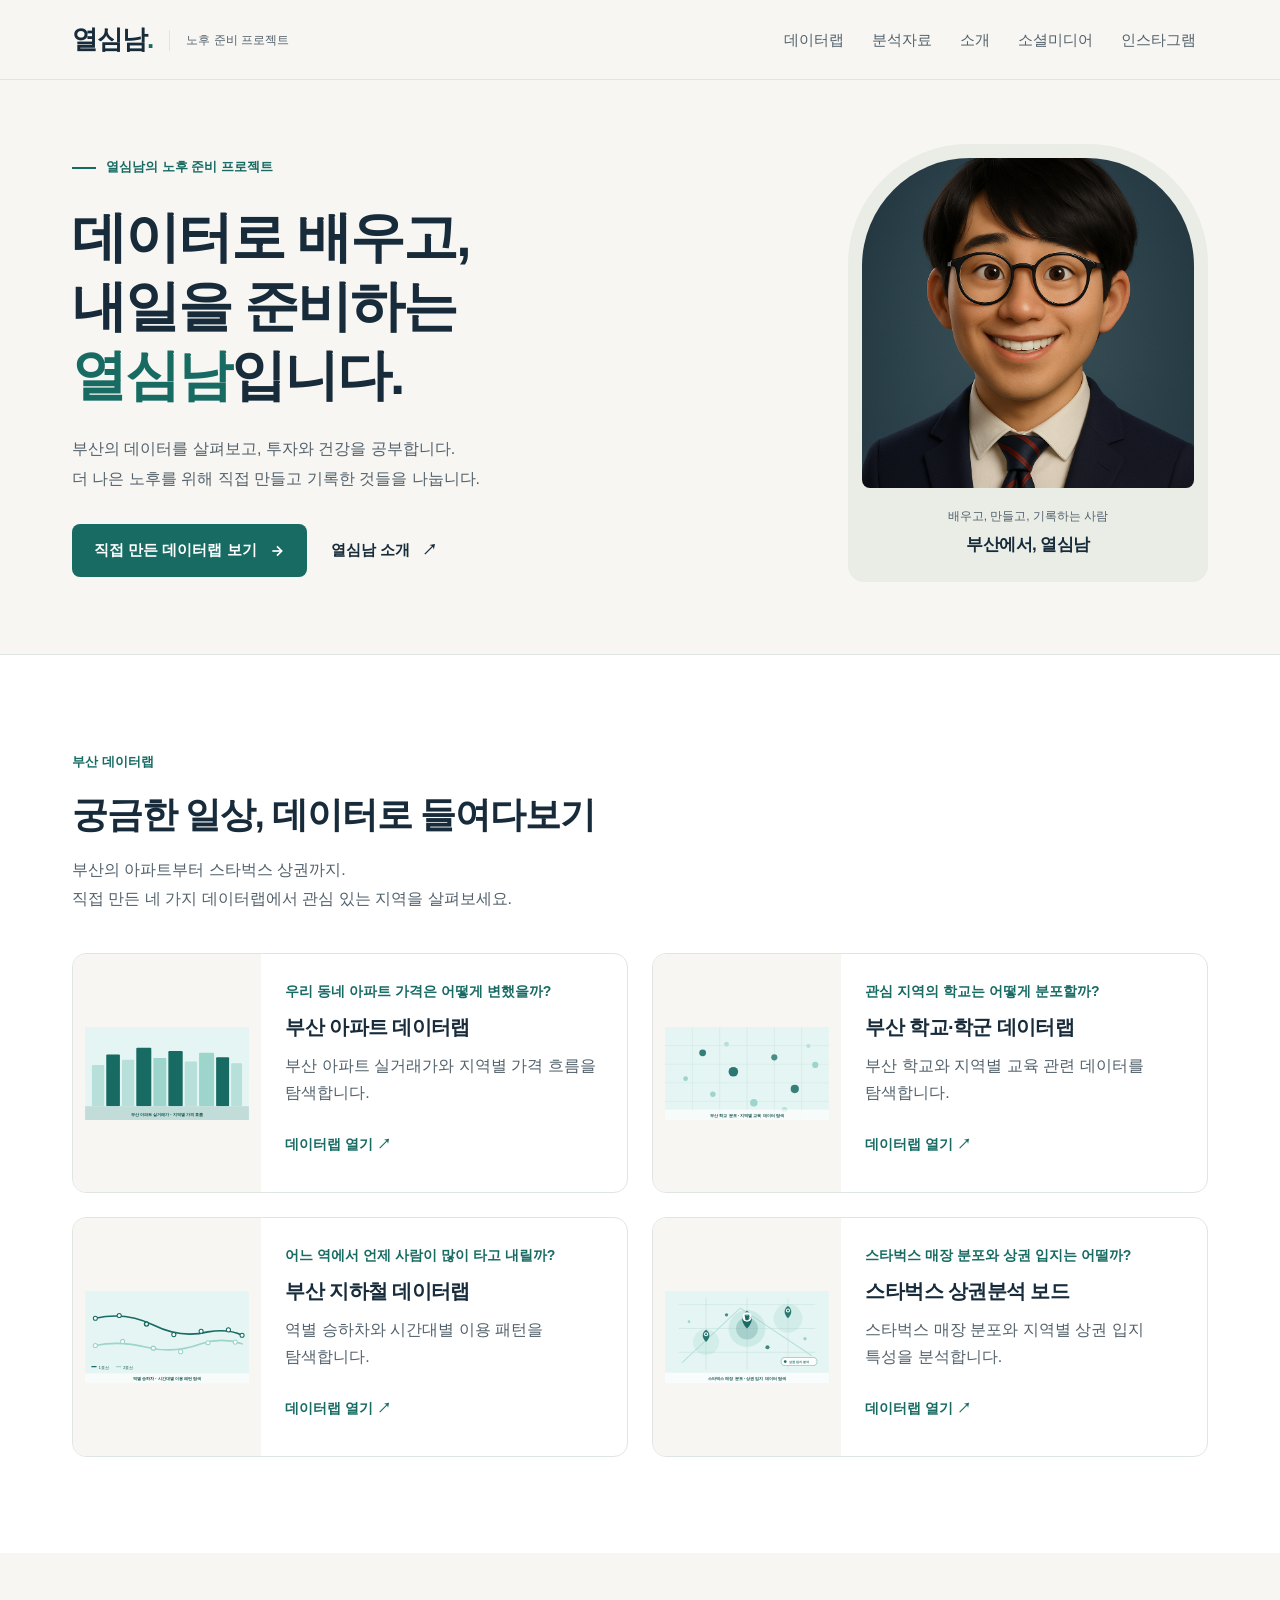
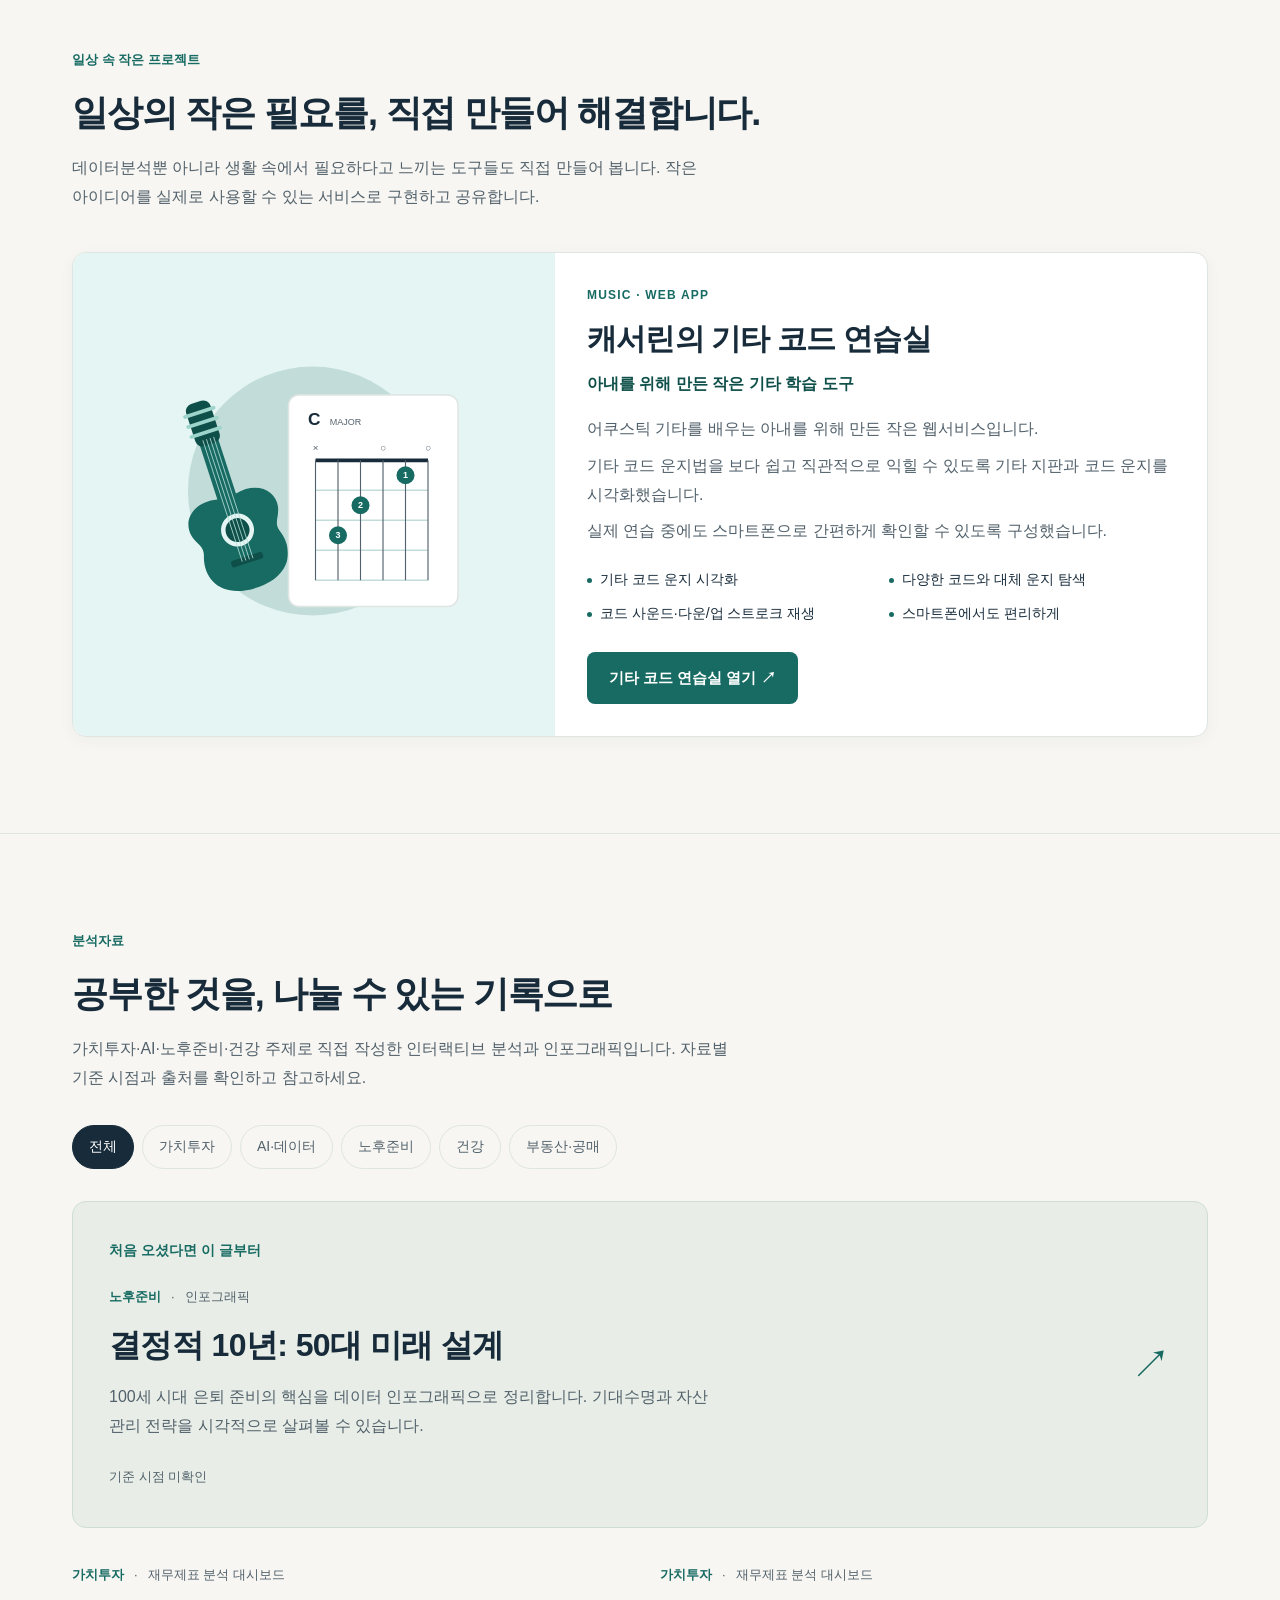
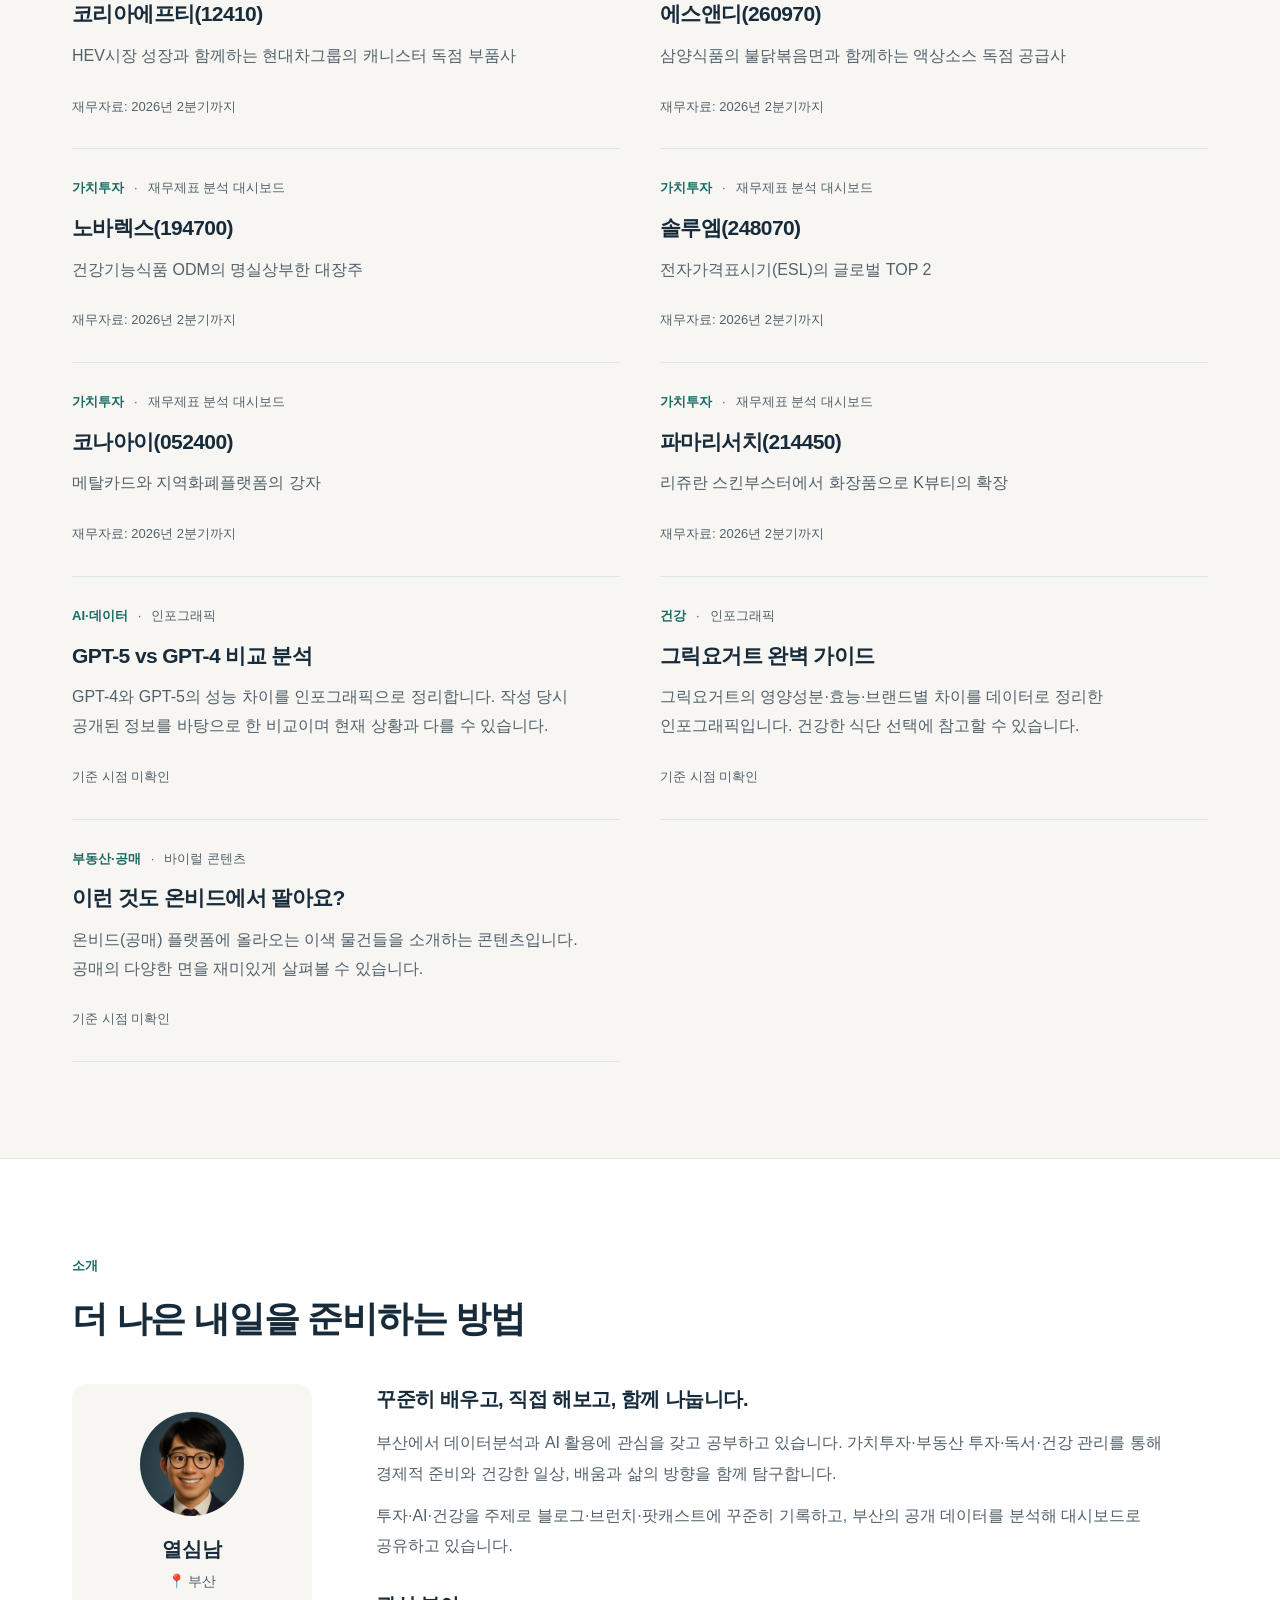
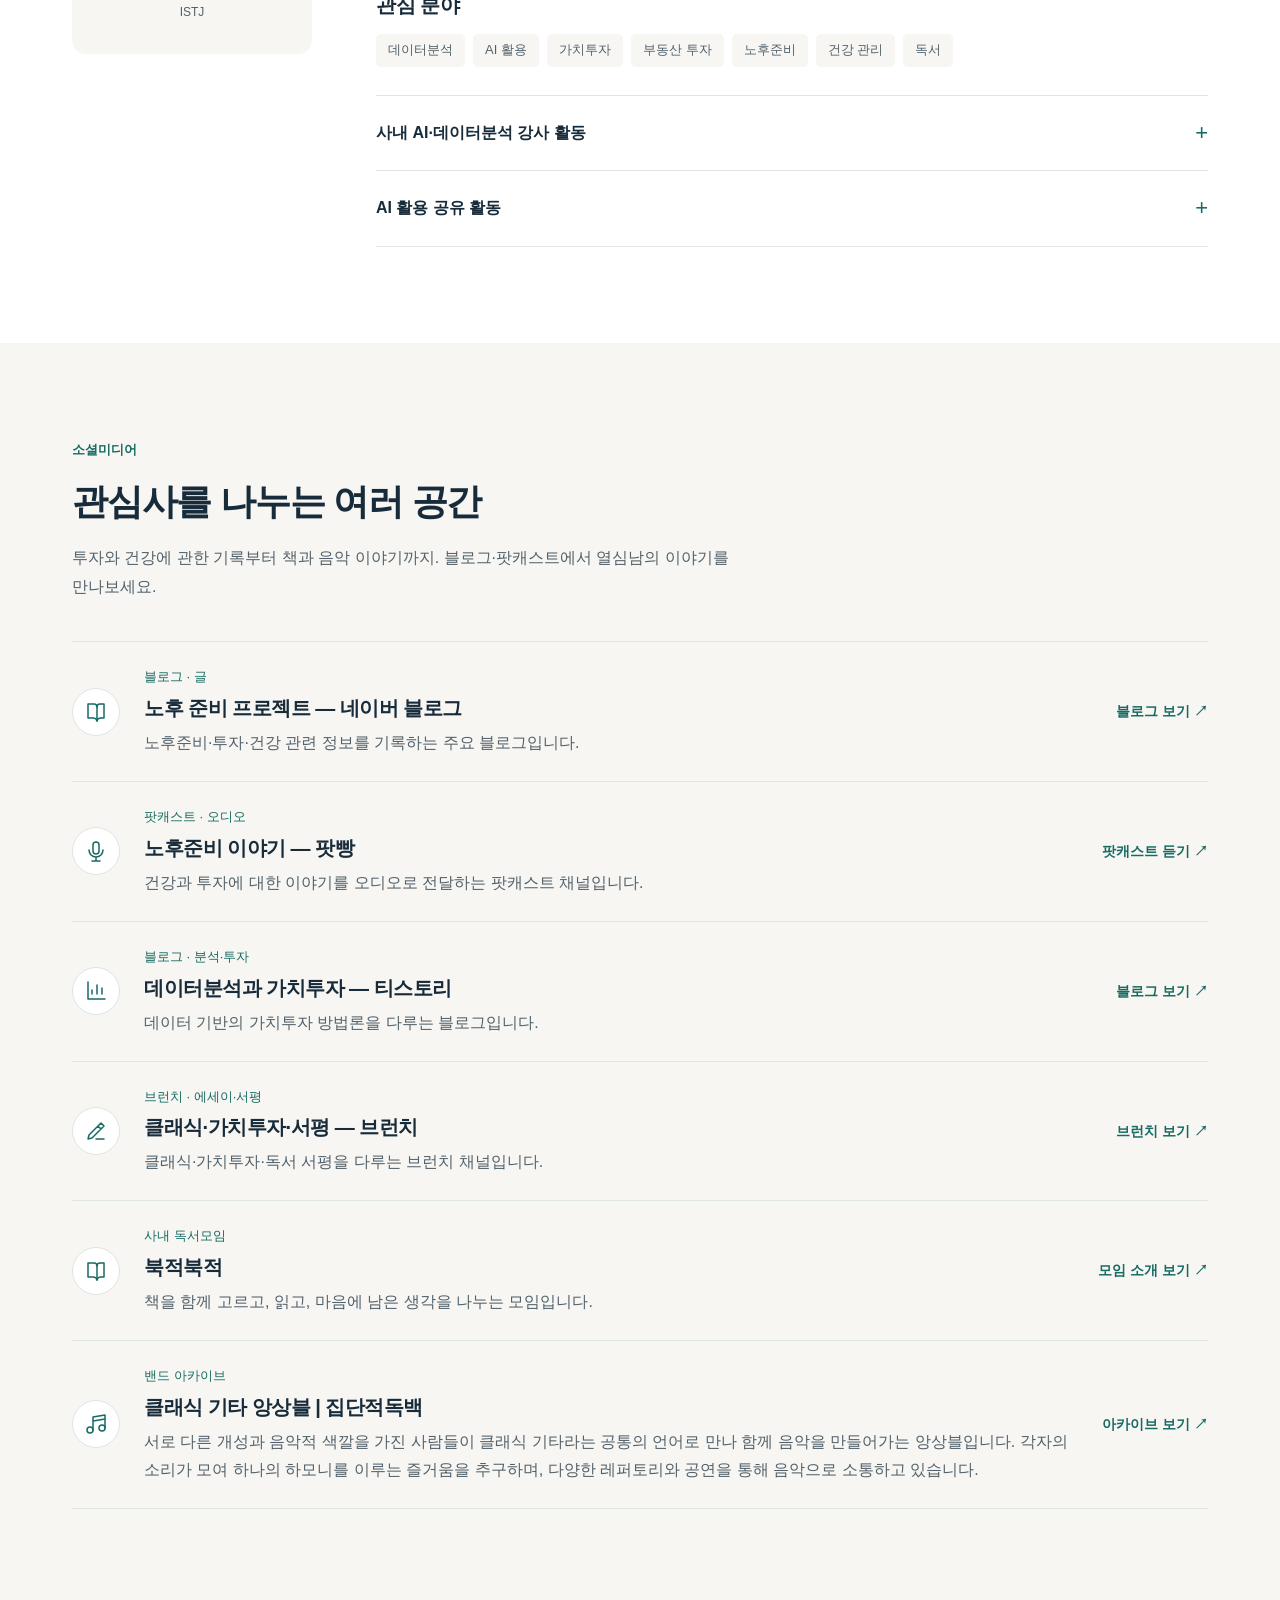
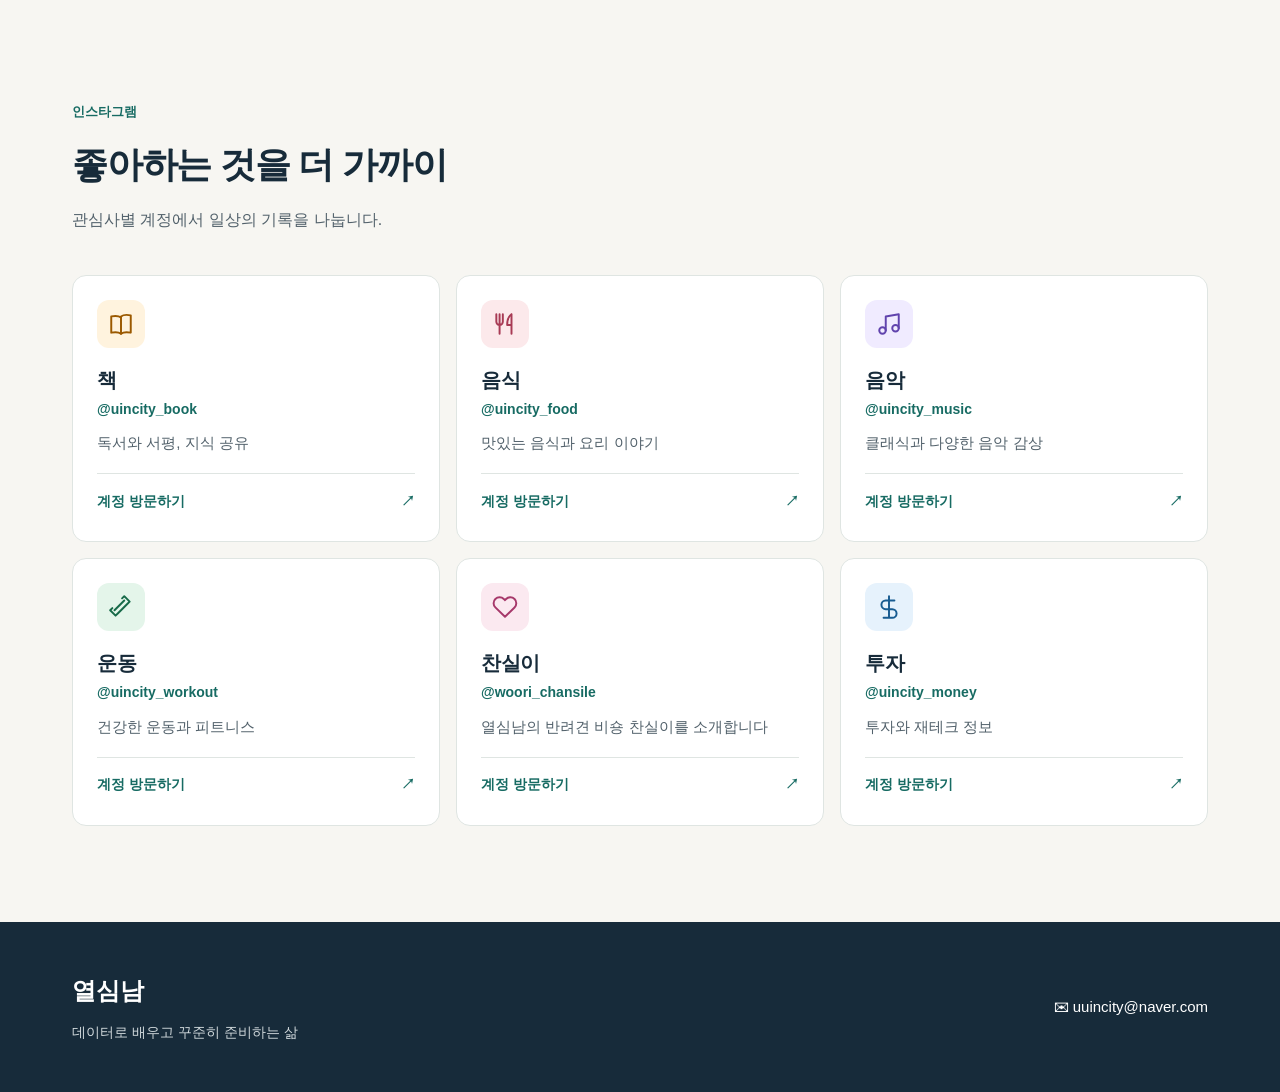
<file: index.html>
<!DOCTYPE html>
<html lang="ko">
<head>
  <meta charset="UTF-8">
  <meta name="viewport" content="width=device-width, initial-scale=1.0">
  <title>열심남 — 데이터로 배우고 꾸준히 준비하는 삶</title>
  <meta name="description" content="부산에 사는 열심남의 노후 준비 프로젝트. 데이터와 AI로 투자·건강·삶의 방향을 탐구합니다. 부산 데이터랩, 가치투자 분석자료, 블로그·팟캐스트와 인스타그램.">
  <link rel="canonical" href="https://uincity.github.io/">

  <!-- Open Graph -->
  <meta property="og:type"        content="website">
  <meta property="og:url"         content="https://uincity.github.io/">
  <meta property="og:title"       content="열심남 — 데이터로 배우고 꾸준히 준비하는 삶">
  <meta property="og:description" content="부산에 사는 열심남의 노후 준비 프로젝트. 부산 데이터랩, 가치투자 분석자료, 블로그·팟캐스트와 인스타그램.">
  <meta property="og:locale"      content="ko_KR">

  <!-- 스타일 -->
  <link rel="stylesheet" href="assets/css/main.css">
</head>
<body>

<!-- 본문 바로가기 -->
<a class="skip-link" href="#main-content">본문으로 바로가기</a>

<!-- ===== 헤더 & 네비게이션 ===== -->
<header class="site-header" role="banner">
  <div class="nav-inner">
    <a class="nav-logo" href="#hero" aria-label="열심남 홈으로">
      <span>열심남<span class="brand-dot">.</span></span><small>노후 준비 프로젝트</small>
    </a>

    <!-- 데스크톱 메뉴 -->
    <nav aria-label="주 내비게이션">
      <ul class="nav-links">
        <li><a href="#datalab">데이터랩</a></li>
        <li><a href="#analysis">분석자료</a></li>
        <li><a href="#about">소개</a></li>
        <li><a href="#channels">소셜미디어</a></li>
        <li><a href="#instagram">인스타그램</a></li>
      </ul>
    </nav>

    <!-- 모바일 햄버거 -->
    <button class="nav-toggle" id="nav-toggle"
            aria-expanded="false" aria-controls="mobile-menu"
            aria-label="메뉴 열기">
      <!-- 메뉴 아이콘 -->
      <svg class="icon-menu" width="24" height="24" viewBox="0 0 24 24" fill="none"
           stroke="currentColor" stroke-width="2" stroke-linecap="round" aria-hidden="true">
        <line x1="3" y1="6"  x2="21" y2="6"/>
        <line x1="3" y1="12" x2="21" y2="12"/>
        <line x1="3" y1="18" x2="21" y2="18"/>
      </svg>
      <!-- 닫기 아이콘 -->
      <svg class="icon-close" width="24" height="24" viewBox="0 0 24 24" fill="none"
           stroke="currentColor" stroke-width="2" stroke-linecap="round" aria-hidden="true">
        <line x1="18" y1="6"  x2="6"  y2="18"/>
        <line x1="6"  y1="6"  x2="18" y2="18"/>
      </svg>
    </button>
  </div>
</header>

<!-- 모바일 드롭다운 메뉴 -->
<div class="mobile-menu" id="mobile-menu" role="navigation" aria-label="모바일 내비게이션">
  <ul>
    <li><a href="#datalab">데이터랩</a></li>
    <li><a href="#analysis">분석자료</a></li>
    <li><a href="#about">소개</a></li>
    <li><a href="#channels">소셜미디어</a></li>
    <li><a href="#instagram">인스타그램</a></li>
  </ul>
</div>

<!-- ===== 메인 콘텐츠 ===== -->
<main id="main-content">

  <!-- 하위 호환 앵커 -->
  <div id="projects" aria-hidden="true" style="height:0;overflow:hidden"></div>
  <div id="posts"    aria-hidden="true" style="height:0;overflow:hidden"></div>
  <div id="contact"  aria-hidden="true" style="height:0;overflow:hidden"></div>

  <!-- ① 히어로 -->
  <section class="hero" id="hero" aria-label="소개">
    <div class="hero-inner">
      <div class="hero-text">
        <span class="hero-brand">열심남의 노후 준비 프로젝트</span>
        <!-- 사이트 유일한 h1 -->
        <h1 class="hero-h1">데이터로 배우고,<br>내일을 준비하는<br><span>열심남</span>입니다.</h1>
        <p class="hero-body">
          부산의 데이터를 살펴보고, 투자와 건강을 공부합니다.<br>
          더 나은 노후를 위해 직접 만들고 기록한 것들을 나눕니다.
        </p>
        <div class="hero-actions">
          <a class="btn btn-primary" href="#datalab">
            직접 만든 데이터랩 보기
            <svg width="16" height="16" viewBox="0 0 24 24" fill="none"
                 stroke="currentColor" stroke-width="2.5" aria-hidden="true">
              <line x1="5" y1="12" x2="19" y2="12"/>
              <polyline points="12,5 19,12 12,19"/>
            </svg>
          </a>
          <a class="btn btn-secondary" href="#about">열심남 소개 <span aria-hidden="true">↗</span></a>
        </div>
      </div>
      <figure class="hero-profile-wrap">
        <img class="hero-img"
             src="프로필픽사.png"
             alt="열심남을 표현한 프로필 일러스트"
             width="1024" height="1536"
             fetchpriority="high">
        <figcaption><span>배우고, 만들고, 기록하는 사람</span><strong>부산에서, 열심남</strong></figcaption>
      </figure>
    </div>
  </section>

  <!-- ② 부산 데이터랩 -->
  <section class="datalab section" id="datalab" aria-labelledby="datalab-h2">
    <div class="container">
      <span class="section-tag">부산 데이터랩</span>
      <h2 class="section-title" id="datalab-h2">궁금한 일상, 데이터로 들여다보기</h2>
      <p class="section-desc">
        부산의 아파트부터 스타벅스 상권까지.<br>직접 만든 네 가지 데이터랩에서 관심 있는 지역을 살펴보세요.
      </p>

      <div class="datalab-grid">

        <!-- 아파트 -->
        <article class="datalab-card fade-in">
          <div class="datalab-thumb">
            <img src="assets/img/datalab-apartment.svg"
                 alt="부산 아파트 스카이라인 일러스트"
                 width="480" height="270" loading="lazy">
          </div>
          <div class="datalab-body">
            <p class="datalab-question">우리 동네 아파트 가격은 어떻게 변했을까?</p>
            <h3 class="datalab-title">부산 아파트 데이터랩</h3>
            <p class="datalab-desc">
              부산 아파트 실거래가와 지역별 가격 흐름을 탐색합니다.
            </p>
            <a class="datalab-link"
               href="https://busanapt.streamlit.app/"
               target="_blank"
               rel="noopener noreferrer"
               aria-label="부산 아파트 데이터랩 대시보드 열기 (새 탭)">
              데이터랩 열기 ↗
            </a>
          </div>
        </article>

        <!-- 학교·학군 -->
        <article class="datalab-card fade-in">
          <div class="datalab-thumb">
            <img src="assets/img/datalab-school.svg"
                 alt="부산 학교 분포 지도 일러스트"
                 width="480" height="270" loading="lazy">
          </div>
          <div class="datalab-body">
            <p class="datalab-question">관심 지역의 학교는 어떻게 분포할까?</p>
            <h3 class="datalab-title">부산 학교·학군 데이터랩</h3>
            <p class="datalab-desc">
              부산 학교와 지역별 교육 관련 데이터를 탐색합니다.
            </p>
            <a class="datalab-link"
               href="https://busanschool.streamlit.app/"
               target="_blank"
               rel="noopener noreferrer"
               aria-label="부산 학교·학군 데이터랩 대시보드 열기 (새 탭)">
              데이터랩 열기 ↗
            </a>
          </div>
        </article>

        <!-- 지하철 -->
        <article class="datalab-card fade-in">
          <div class="datalab-thumb">
            <img src="assets/img/datalab-subway.svg"
                 alt="부산 지하철 노선도 일러스트"
                 width="480" height="270" loading="lazy">
          </div>
          <div class="datalab-body">
            <p class="datalab-question">어느 역에서 언제 사람이 많이 타고 내릴까?</p>
            <h3 class="datalab-title">부산 지하철 데이터랩</h3>
            <p class="datalab-desc">
              역별 승하차와 시간대별 이용 패턴을 탐색합니다.
            </p>
            <a class="datalab-link"
               href="https://busansubway.streamlit.app/"
               target="_blank"
               rel="noopener noreferrer"
               aria-label="부산 지하철 데이터랩 대시보드 열기 (새 탭)">
              데이터랩 열기 ↗
            </a>
          </div>
        </article>

        <!-- 스타벅스 상권분석 -->
        <article class="datalab-card fade-in">
          <div class="datalab-thumb">
            <img src="assets/img/datalab-starbucks.svg"
                 alt="스타벅스 상권분석 데이터랩 일러스트"
                 width="480" height="270" loading="lazy">
          </div>
          <div class="datalab-body">
            <p class="datalab-question">스타벅스 매장 분포와 상권 입지는 어떨까?</p>
            <h3 class="datalab-title">스타벅스 상권분석 보드</h3>
            <p class="datalab-desc">
              스타벅스 매장 분포와 지역별 상권 입지 특성을 분석합니다.
            </p>
            <a class="datalab-link"
               href="https://starbuckskorea.streamlit.app/"
               target="_blank"
               rel="noopener noreferrer"
               aria-label="스타벅스 상권분석 보드 대시보드 열기 (새 탭)">
              데이터랩 열기 ↗
            </a>
          </div>
        </article>

      </div>
    </div>
  </section>

  <!-- 일상 속 작은 프로젝트 -->
  <section class="small-projects section" id="small-projects" aria-labelledby="small-projects-h2">
    <div class="container">
      <span class="section-tag">일상 속 작은 프로젝트</span>
      <h2 class="section-title" id="small-projects-h2">일상의 작은 필요를, 직접 만들어 해결합니다.</h2>
      <p class="section-desc">
        데이터분석뿐 아니라 생활 속에서 필요하다고 느끼는 도구들도 직접 만들어 봅니다.
        작은 아이디어를 실제로 사용할 수 있는 서비스로 구현하고 공유합니다.
      </p>

      <!-- 프로젝트 정보는 assets/js/projects.js의 projects 배열에서 관리합니다. -->
      <div class="small-projects-grid" id="small-projects-grid"></div>

      <template id="small-project-template">
        <article class="small-project-card">
          <div class="small-project-visual">
            <img class="small-project-image" width="480" height="400" loading="lazy" decoding="async" src="assets/img/project-guitar.svg" alt="">
          </div>
          <div class="small-project-body">
            <p class="small-project-category"></p>
            <h3 class="small-project-title"></h3>
            <p class="small-project-subtitle"></p>
            <div class="small-project-description"></div>
            <ul class="small-project-features" aria-label="핵심 기능"></ul>
            <a class="btn btn-primary small-project-cta" target="_blank" rel="noopener noreferrer"></a>
          </div>
        </article>
      </template>

      <noscript>
        <article class="small-project-card">
          <div class="small-project-visual">
            <img class="small-project-image" src="assets/img/project-guitar.svg" width="480" height="400" loading="lazy" alt="기타 실루엣과 C 메이저 코드의 손가락 위치를 표시한 지판 일러스트">
          </div>
          <div class="small-project-body">
            <p class="small-project-category">MUSIC · WEB APP</p>
            <h3 class="small-project-title">캐서린의 기타 코드 연습실</h3>
            <p class="small-project-subtitle">아내를 위해 만든 작은 기타 학습 도구</p>
            <p class="small-project-description">어쿠스틱 기타를 배우는 아내를 위해 만든 작은 웹서비스입니다. 기타 지판과 코드 운지를 시각화해 스마트폰으로도 간편하게 확인할 수 있습니다.</p>
            <a class="btn btn-primary small-project-cta" href="https://uincity.github.io/guitar/" target="_blank" rel="noopener noreferrer" aria-label="캐서린의 기타 코드 연습실 열기 (새 탭)">기타 코드 연습실 열기 ↗</a>
          </div>
        </article>
      </noscript>
    </div>
  </section>

  <!-- ③ 분석자료 -->
  <section class="analysis section" id="analysis" aria-labelledby="analysis-h2">
    <div class="container">
      <span class="section-tag">분석자료</span>
      <h2 class="section-title" id="analysis-h2">공부한 것을, 나눌 수 있는 기록으로</h2>
      <p class="section-desc">
        가치투자·AI·노후준비·건강 주제로 직접 작성한 인터랙티브 분석과 인포그래픽입니다.
        자료별 기준 시점과 출처를 확인하고 참고하세요.
      </p>

      <!-- 필터 -->
      <div class="filter-bar" role="group" aria-label="주제별 필터">
        <button class="filter-btn" data-filter="all"
                aria-pressed="true">전체 <span class="sr-only">자료 보기</span></button>
        <button class="filter-btn" data-filter="invest"
                aria-pressed="false">가치투자</button>
        <button class="filter-btn" data-filter="ai"
                aria-pressed="false">AI·데이터</button>
        <button class="filter-btn" data-filter="retire"
                aria-pressed="false">노후준비</button>
        <button class="filter-btn" data-filter="health"
                aria-pressed="false">건강</button>
        <button class="filter-btn" data-filter="estate"
                aria-pressed="false">부동산·공매</button>
      </div>

      <!-- 빈 결과 -->
      <p class="no-results" id="no-results" role="status">
        해당 주제의 자료가 아직 없습니다.
      </p>

      <!-- 추천 자료 → 가치투자 → AI → 건강 → 부동산 순서 -->
      <div class="analysis-grid">
        <article class="analysis-card analysis-featured fade-in" data-topic="retire">
          <p class="featured-label">처음 오셨다면 이 글부터</p>
          <div class="card-meta">
            <span class="tag">노후준비</span>
            <span class="tag-format">인포그래픽</span>
          </div>
          <h3 class="analysis-title">
            <a href="Infg_Rtrmnt_Prep.html">
              결정적 10년: 50대 미래 설계
            </a>
          </h3><span class="featured-arrow" aria-hidden="true">↗</span>
          <p class="analysis-desc">
            100세 시대 은퇴 준비의 핵심을 데이터 인포그래픽으로 정리합니다.
            기대수명과 자산 관리 전략을 시각적으로 살펴볼 수 있습니다.
          </p>
          <div class="analysis-footer">
            <span class="analysis-date">기준 시점 미확인</span>
          </div>
        </article>

        <!-- 코리아에프티 -->
        <article class="analysis-card fade-in" data-topic="invest">
          <div class="card-meta">
            <span class="tag">가치투자</span>
            <span class="tag-format">재무제표 분석 대시보드</span>
          </div>
          <h3 class="analysis-title">
            <a href="value_dashboard/코리아에프티_재무대시보드_260824.html">
              코리아에프티(12410)
            </a>
          </h3>
          <p class="analysis-desc">
            HEV시장 성장과 함께하는 현대차그룹의 캐니스터 독점 부품사
          </p>
          <div class="analysis-footer">
            <span class="analysis-date">재무자료: 2026년 2분기까지</span>
          </div>
        </article>

        <!-- 에스앤디 -->
        <article class="analysis-card fade-in" data-topic="invest">
          <div class="card-meta">
            <span class="tag">가치투자</span>
            <span class="tag-format">재무제표 분석 대시보드</span>
          </div>
          <h3 class="analysis-title">
            <a href="value_dashboard/에스앤디_재무대시보드_261001.html">
              에스앤디(260970)
            </a>
          </h3>
          <p class="analysis-desc">
            삼양식품의 불닭볶음면과 함께하는 액상소스 독점 공급사
          </p>
          <div class="analysis-footer">
            <span class="analysis-date">재무자료: 2026년 2분기까지</span>
          </div>
        </article>

        <!-- 노바렉스 -->
        <article class="analysis-card fade-in" data-topic="invest">
          <div class="card-meta">
            <span class="tag">가치투자</span>
            <span class="tag-format">재무제표 분석 대시보드</span>
          </div>
          <h3 class="analysis-title">
            <a href="value_dashboard/노바렉스_재무대시보드_261001.html">
              노바렉스(194700)
            </a>
          </h3>
          <p class="analysis-desc">
            건강기능식품 ODM의 명실상부한 대장주
          </p>
          <div class="analysis-footer">
            <span class="analysis-date">재무자료: 2026년 2분기까지</span>
          </div>
        </article>

        <!-- 솔루엠 -->
        <article class="analysis-card fade-in" data-topic="invest">
          <div class="card-meta">
            <span class="tag">가치투자</span>
            <span class="tag-format">재무제표 분석 대시보드</span>
          </div>
          <h3 class="analysis-title">
            <a href="value_dashboard/솔루엠_재무대시보드_261001.html">
              솔루엠(248070)
            </a>
          </h3>
          <p class="analysis-desc">
            전자가격표시기(ESL)의 글로벌 TOP 2
          </p>
          <div class="analysis-footer">
            <span class="analysis-date">재무자료: 2026년 2분기까지</span>
          </div>
        </article>

        <!-- 코나아이 -->
        <article class="analysis-card fade-in" data-topic="invest">
          <div class="card-meta">
            <span class="tag">가치투자</span>
            <span class="tag-format">재무제표 분석 대시보드</span>
          </div>
          <h3 class="analysis-title">
            <a href="value_dashboard/코나아이_재무대시보드_260824_4.html">
              코나아이(052400)
            </a>
          </h3>
          <p class="analysis-desc">
            메탈카드와 지역화폐플랫폼의 강자
          </p>
          <div class="analysis-footer">
            <span class="analysis-date">재무자료: 2026년 2분기까지</span>
          </div>
        </article>

        <!-- 파마리서치 -->
        <article class="analysis-card fade-in" data-topic="invest">
          <div class="card-meta">
            <span class="tag">가치투자</span>
            <span class="tag-format">재무제표 분석 대시보드</span>
          </div>
          <h3 class="analysis-title">
            <a href="value_dashboard/파마리서치_재무대시보드_261001.html">
              파마리서치(214450)
            </a>
          </h3>
          <p class="analysis-desc">
            리쥬란 스킨부스터에서 화장품으로 K뷰티의 확장
          </p>
          <div class="analysis-footer">
            <span class="analysis-date">재무자료: 2026년 2분기까지</span>
          </div>
        </article>

        <!-- GPT-5 -->
        <article class="analysis-card fade-in" data-topic="ai">
          <div class="card-meta">
            <span class="tag">AI·데이터</span>
            <span class="tag-format">인포그래픽</span>
          </div>
          <h3 class="analysis-title">
            <a href="GPT5vsGPT4.html">
              GPT-5 vs GPT-4 비교 분석
            </a>
          </h3>
          <p class="analysis-desc">
            GPT-4와 GPT-5의 성능 차이를 인포그래픽으로 정리합니다.
            작성 당시 공개된 정보를 바탕으로 한 비교이며 현재 상황과 다를 수 있습니다.
          </p>
          <div class="analysis-footer">
            <span class="analysis-date">기준 시점 미확인</span>
          </div>
        </article>



        <!-- 그릭요거트 -->
        <article class="analysis-card fade-in" data-topic="health">
          <div class="card-meta">
            <span class="tag">건강</span>
            <span class="tag-format">인포그래픽</span>
          </div>
          <h3 class="analysis-title">
            <a href="greekyogert.html">
              그릭요거트 완벽 가이드
            </a>
          </h3>
          <p class="analysis-desc">
            그릭요거트의 영양성분·효능·브랜드별 차이를 데이터로 정리한 인포그래픽입니다.
            건강한 식단 선택에 참고할 수 있습니다.
          </p>
          <div class="analysis-footer">
            <span class="analysis-date">기준 시점 미확인</span>
          </div>
        </article>

        <!-- 온비드 -->
        <article class="analysis-card fade-in" data-topic="estate">
          <div class="card-meta">
            <span class="tag">부동산·공매</span>
            <span class="tag-format">바이럴 콘텐츠</span>
          </div>
          <h3 class="analysis-title">
            <a href="onbid_viral1.html">
              이런 것도 온비드에서 팔아요?
            </a>
          </h3>
          <p class="analysis-desc">
            온비드(공매) 플랫폼에 올라오는 이색 물건들을 소개하는 콘텐츠입니다.
            공매의 다양한 면을 재미있게 살펴볼 수 있습니다.
          </p>
          <div class="analysis-footer">
            <span class="analysis-date">기준 시점 미확인</span>
          </div>
        </article>

      </div><!-- /.analysis-grid -->
    </div>
  </section>

  <!-- ④ 소개와 활동 -->
  <section class="about section" id="about" aria-labelledby="about-h2">
    <div class="container">
      <span class="section-tag">소개</span>
      <h2 class="section-title" id="about-h2">더 나은 내일을 준비하는 방법</h2>

      <div class="about-inner">
        <!-- 프로필 -->
        <div class="about-profile">
          <img class="about-img"
               src="프로필픽사.png"
               alt="열심남을 표현한 프로필 일러스트"
               width="130" height="130" loading="lazy">
          <p class="about-name">열심남</p>
          <p class="about-loc">📍 부산</p>
          <span class="about-mbti">ISTJ</span>
        </div>

        <!-- 소개 텍스트 -->
        <div class="about-text">
          <h3>꾸준히 배우고, 직접 해보고, 함께 나눕니다.</h3>
          <p>
            부산에서 데이터분석과 AI 활용에 관심을 갖고 공부하고 있습니다.
            가치투자·부동산 투자·독서·건강 관리를 통해 경제적 준비와
            건강한 일상, 배움과 삶의 방향을 함께 탐구합니다.
          </p>
          <p>
            투자·AI·건강을 주제로 블로그·브런치·팟캐스트에 꾸준히 기록하고,
            부산의 공개 데이터를 분석해 대시보드로 공유하고 있습니다.
          </p>

          <h3>관심 분야</h3>
          <ul class="interests" aria-label="관심 분야 목록">
            <li>데이터분석</li>
            <li>AI 활용</li>
            <li>가치투자</li>
            <li>부동산 투자</li>
            <li>노후준비</li>
            <li>건강 관리</li>
            <li>독서</li>
          </ul>

          <!-- 활동 상세 (details/summary 사용) -->
          <details class="activity-details">
            <summary>사내 AI·데이터분석 강사 활동</summary>
            <div class="activity-details-body">
              <p>
                회사 내부 직원을 대상으로 데이터분석과 AI 이해·활용에 관한
                교육을 담당하고 있습니다.
              </p>
              <ul>
                <li>실무 중심의 데이터분석 방법론 강의</li>
                <li>AI 도구 활용법 교육</li>
                <li>실제 업무 적용 사례 공유</li>
              </ul>
            </div>
          </details>

          <details class="activity-details">
            <summary>AI 활용 공유 활동</summary>
            <div class="activity-details-body">
              <p>
                AI 활용법과 최신 트렌드를 조직 내외에서 공유하며
                AI 도입과 활용을 돕고 있습니다.
              </p>
              <ul>
                <li>AI 트렌드 정리·공유</li>
                <li>업무에 바로 쓸 수 있는 AI 활용 팁 전파</li>
              </ul>
            </div>
          </details>
        </div>
      </div>

    </div>
  </section>

  <!-- ⑤ 소셜미디어 -->
  <section class="channels section" id="channels" aria-labelledby="channels-h2">
    <div class="container">
      <span class="section-tag">소셜미디어</span>
      <h2 class="section-title" id="channels-h2">관심사를 나누는 여러 공간</h2>
      <p class="section-desc">
        투자와 건강에 관한 기록부터 책과 음악 이야기까지.
        블로그·팟캐스트에서 열심남의 이야기를 만나보세요.
      </p>

      <div class="channels-grid">

        <div class="channel-card fade-in">
          <div class="channel-icon" aria-hidden="true"><svg width="24" height="24" viewBox="0 0 24 24" fill="none" stroke="currentColor" stroke-width="1.5" stroke-linecap="round" stroke-linejoin="round"><path d="M4 4h6a3 3 0 0 1 3 3v14a4 4 0 0 0-4-3H4z"/><path d="M13 7a3 3 0 0 1 3-3h4v14h-3a4 4 0 0 0-4 3"/></svg></div>
          <p class="channel-type">블로그 · 글</p>
          <h3 class="channel-name">노후 준비 프로젝트 — 네이버 블로그</h3>
          <p class="channel-desc">
            노후준비·투자·건강 관련 정보를 기록하는 주요 블로그입니다.
          </p>
          <a class="channel-link"
             href="https://blog.naver.com/uuincity"
             target="_blank" rel="noopener noreferrer"
             aria-label="네이버 블로그 열기 (새 탭)">
            블로그 보기 ↗
          </a>
        </div>

        <div class="channel-card fade-in">
          <div class="channel-icon" aria-hidden="true"><svg width="24" height="24" viewBox="0 0 24 24" fill="none" stroke="currentColor" stroke-width="1.5" stroke-linecap="round" stroke-linejoin="round"><rect x="9" y="3" width="6" height="12" rx="3"/><path d="M5 11a7 7 0 0 0 14 0M12 18v4M8 22h8"/></svg></div>
          <p class="channel-type">팟캐스트 · 오디오</p>
          <h3 class="channel-name">노후준비 이야기 — 팟빵</h3>
          <p class="channel-desc">
            건강과 투자에 대한 이야기를 오디오로 전달하는 팟캐스트 채널입니다.
          </p>
          <a class="channel-link"
             href="https://www.podbbang.com/channels/1792927"
             target="_blank" rel="noopener noreferrer"
             aria-label="팟빵 팟캐스트 채널 열기 (새 탭)">
            팟캐스트 듣기 ↗
          </a>
        </div>

        <div class="channel-card fade-in">
          <div class="channel-icon" aria-hidden="true"><svg width="24" height="24" viewBox="0 0 24 24" fill="none" stroke="currentColor" stroke-width="1.5" stroke-linecap="round" stroke-linejoin="round"><path d="M4 3v17h17M8 15v-4M13 15V6M18 15V9"/></svg></div>
          <p class="channel-type">블로그 · 분석·투자</p>
          <h3 class="channel-name">데이터분석과 가치투자 — 티스토리</h3>
          <p class="channel-desc">
            데이터 기반의 가치투자 방법론을 다루는 블로그입니다.
          </p>
          <a class="channel-link"
             href="https://uincity.tistory.com/"
             target="_blank" rel="noopener noreferrer"
             aria-label="티스토리 블로그 열기 (새 탭)">
            블로그 보기 ↗
          </a>
        </div>

        <div class="channel-card fade-in">
          <div class="channel-icon" aria-hidden="true"><svg width="24" height="24" viewBox="0 0 24 24" fill="none" stroke="currentColor" stroke-width="1.5" stroke-linecap="round" stroke-linejoin="round"><path d="m4 20 4-1L20 7l-3-3L5 16zM14 7l3 3M12 20h8"/></svg></div>
          <p class="channel-type">브런치 · 에세이·서평</p>
          <h3 class="channel-name">클래식·가치투자·서평 — 브런치</h3>
          <p class="channel-desc">
            클래식·가치투자·독서 서평을 다루는 브런치 채널입니다.
          </p>
          <a class="channel-link"
             href="https://brunch.co.kr/@uincity"
             target="_blank" rel="noopener noreferrer"
             aria-label="브런치 채널 열기 (새 탭)">
            브런치 보기 ↗
          </a>
        </div>

        <div class="channel-card fade-in">
          <div class="channel-icon" aria-hidden="true"><svg width="24" height="24" viewBox="0 0 24 24" fill="none" stroke="currentColor" stroke-width="1.5" stroke-linecap="round" stroke-linejoin="round"><path d="M4 4h6a3 3 0 0 1 3 3v14a4 4 0 0 0-4-3H4z"/><path d="M13 7a3 3 0 0 1 3-3h4v14h-3a4 4 0 0 0-4 3"/></svg></div>
          <p class="channel-type">사내 독서모임</p>
          <h3 class="channel-name">북적북적</h3>
          <p class="channel-desc">
            책을 함께 고르고, 읽고, 마음에 남은 생각을 나누는 모임입니다.
          </p>
          <a class="channel-link"
             href="https://uincity.github.io/bookjeok/index.html"
             target="_blank" rel="noopener noreferrer"
             aria-label="북적북적 소개 페이지 열기 (새 탭)">
            모임 소개 보기 ↗
          </a>
        </div>

        <div class="channel-card fade-in">
          <div class="channel-icon" aria-hidden="true"><svg width="24" height="24" viewBox="0 0 24 24" fill="none" stroke="currentColor" stroke-width="1.5" stroke-linecap="round" stroke-linejoin="round"><path d="M9 18V5l12-2v13M9 9l12-2"/><ellipse cx="6" cy="18" rx="3" ry="3"/><ellipse cx="18" cy="16" rx="3" ry="3"/></svg></div>
          <p class="channel-type">밴드 아카이브</p>
          <h3 class="channel-name">클래식 기타 앙상블 | 집단적독백</h3>
          <p class="channel-desc">
            서로 다른 개성과 음악적 색깔을 가진 사람들이 클래식 기타라는 공통의 언어로 만나 함께 음악을 만들어가는 앙상블입니다.
            각자의 소리가 모여 하나의 하모니를 이루는 즐거움을 추구하며, 다양한 레퍼토리와 공연을 통해 음악으로 소통하고 있습니다.
          </p>
          <a class="channel-link"
             href="https://uincity.github.io/dokbaek/"
             target="_blank" rel="noopener noreferrer"
             aria-label="집단적독백 아카이브 페이지 열기 (새 탭)">
            아카이브 보기 ↗
          </a>
        </div>

      </div>

    </div>
  </section>

  <!-- ⑥ 인스타그램 -->
  <section class="instagram section" id="instagram" aria-labelledby="instagram-h2">
    <div class="container">
      <span class="section-tag">인스타그램</span>
      <h2 class="section-title" id="instagram-h2">좋아하는 것을 더 가까이</h2>
      <p class="section-desc">관심사별 계정에서 일상의 기록을 나눕니다.</p>

        <div class="instagram-grid">
          <article class="instagram-card instagram-book fade-in">
            <div class="instagram-icon" aria-hidden="true"><svg viewBox="0 0 24 24" fill="none" stroke="currentColor" stroke-width="1.8" stroke-linecap="round" stroke-linejoin="round"><path d="M12 6c-2-1.5-5-1.8-9-1v15c4-.8 7-.5 9 1 2-1.5 5-1.8 9-1V4c-4-.8-7-.5-9 1z"/><path d="M12 6v15"/></svg></div>
            <h3>책</h3>
            <p class="instagram-handle">@uincity_book</p>
            <p class="instagram-desc">독서와 서평, 지식 공유</p>
            <a class="instagram-link" href="https://www.instagram.com/uincity_book/" target="_blank" rel="noopener noreferrer" aria-label="책 인스타그램 @uincity_book 열기 (새 탭)">계정 방문하기 <span aria-hidden="true">↗</span></a>
          </article>

          <article class="instagram-card instagram-food fade-in">
            <div class="instagram-icon" aria-hidden="true"><svg viewBox="0 0 24 24" fill="none" stroke="currentColor" stroke-width="1.8" stroke-linecap="round" stroke-linejoin="round"><path d="M4 3v7a3 3 0 0 0 6 0V3M7 3v18M18 3c-3 2-4 6-4 10h4v8M18 3v18"/></svg></div>
            <h3>음식</h3>
            <p class="instagram-handle">@uincity_food</p>
            <p class="instagram-desc">맛있는 음식과 요리 이야기</p>
            <a class="instagram-link" href="https://www.instagram.com/uincity_food/" target="_blank" rel="noopener noreferrer" aria-label="음식 인스타그램 @uincity_food 열기 (새 탭)">계정 방문하기 <span aria-hidden="true">↗</span></a>
          </article>

          <article class="instagram-card instagram-music fade-in">
            <div class="instagram-icon" aria-hidden="true"><svg viewBox="0 0 24 24" fill="none" stroke="currentColor" stroke-width="1.8" stroke-linecap="round" stroke-linejoin="round"><path d="M9 18V5l12-2v13"/><circle cx="6" cy="18" r="3"/><circle cx="18" cy="16" r="3"/></svg></div>
            <h3>음악</h3>
            <p class="instagram-handle">@uincity_music</p>
            <p class="instagram-desc">클래식과 다양한 음악 감상</p>
            <a class="instagram-link" href="https://www.instagram.com/uincity_music/" target="_blank" rel="noopener noreferrer" aria-label="음악 인스타그램 @uincity_music 열기 (새 탭)">계정 방문하기 <span aria-hidden="true">↗</span></a>
          </article>

          <article class="instagram-card instagram-workout fade-in">
            <div class="instagram-icon" aria-hidden="true"><svg viewBox="0 0 24 24" fill="none" stroke="currentColor" stroke-width="1.8" stroke-linecap="round" stroke-linejoin="round"><path d="m6 15 9-9M4 13l-2 2 5 5 2-2M13 4l2-2 5 5-2 2M9 18l9-9"/></svg></div>
            <h3>운동</h3>
            <p class="instagram-handle">@uincity_workout</p>
            <p class="instagram-desc">건강한 운동과 피트니스</p>
            <a class="instagram-link" href="https://www.instagram.com/uincity_workout/" target="_blank" rel="noopener noreferrer" aria-label="운동 인스타그램 @uincity_workout 열기 (새 탭)">계정 방문하기 <span aria-hidden="true">↗</span></a>
          </article>

          <article class="instagram-card instagram-dog fade-in">
            <div class="instagram-icon" aria-hidden="true"><svg viewBox="0 0 24 24" fill="none" stroke="currentColor" stroke-width="1.8" stroke-linecap="round" stroke-linejoin="round"><path d="M20.8 4.6a5.5 5.5 0 0 0-7.8 0L12 5.7l-1.1-1.1a5.5 5.5 0 0 0-7.8 7.8L12 21l8.8-8.6a5.5 5.5 0 0 0 0-7.8z"/></svg></div>
            <h3>찬실이</h3>
            <p class="instagram-handle">@woori_chansile</p>
            <p class="instagram-desc">열심남의 반려견 비숑 찬실이를 소개합니다</p>
            <a class="instagram-link" href="https://www.instagram.com/woori_chansile/" target="_blank" rel="noopener noreferrer" aria-label="찬실이 인스타그램 @woori_chansile 열기 (새 탭)">계정 방문하기 <span aria-hidden="true">↗</span></a>
          </article>

          <article class="instagram-card instagram-money fade-in">
            <div class="instagram-icon" aria-hidden="true"><svg viewBox="0 0 24 24" fill="none" stroke="currentColor" stroke-width="1.8" stroke-linecap="round" stroke-linejoin="round"><path d="M12 2v20M17 6H9a4 4 0 0 0 0 8h6a4 4 0 0 1 0 8H7"/></svg></div>
            <h3>투자</h3>
            <p class="instagram-handle">@uincity_money</p>
            <p class="instagram-desc">투자와 재테크 정보</p>
            <a class="instagram-link" href="https://www.instagram.com/uincity_money/" target="_blank" rel="noopener noreferrer" aria-label="투자 인스타그램 @uincity_money 열기 (새 탭)">계정 방문하기 <span aria-hidden="true">↗</span></a>
          </article>
        </div>
    </div>
  </section>


</main>

<!-- ===== 푸터 ===== -->
<footer class="site-footer" role="contentinfo">
  <div class="footer-inner">
    <div class="footer-brand">
      열심남
      <small>데이터로 배우고 꾸준히 준비하는 삶</small>
    </div>
    <div class="footer-contact">
      <a href="mailto:uuincity@naver.com"
         aria-label="이메일 보내기: uuincity@naver.com">
        ✉ uuincity@naver.com
      </a>
    </div>
  </div>
</footer>

<!-- 스크립트 -->
<script src="assets/js/projects.js"></script>
<script src="assets/js/main.js"></script>
</body>
</html>
</file>
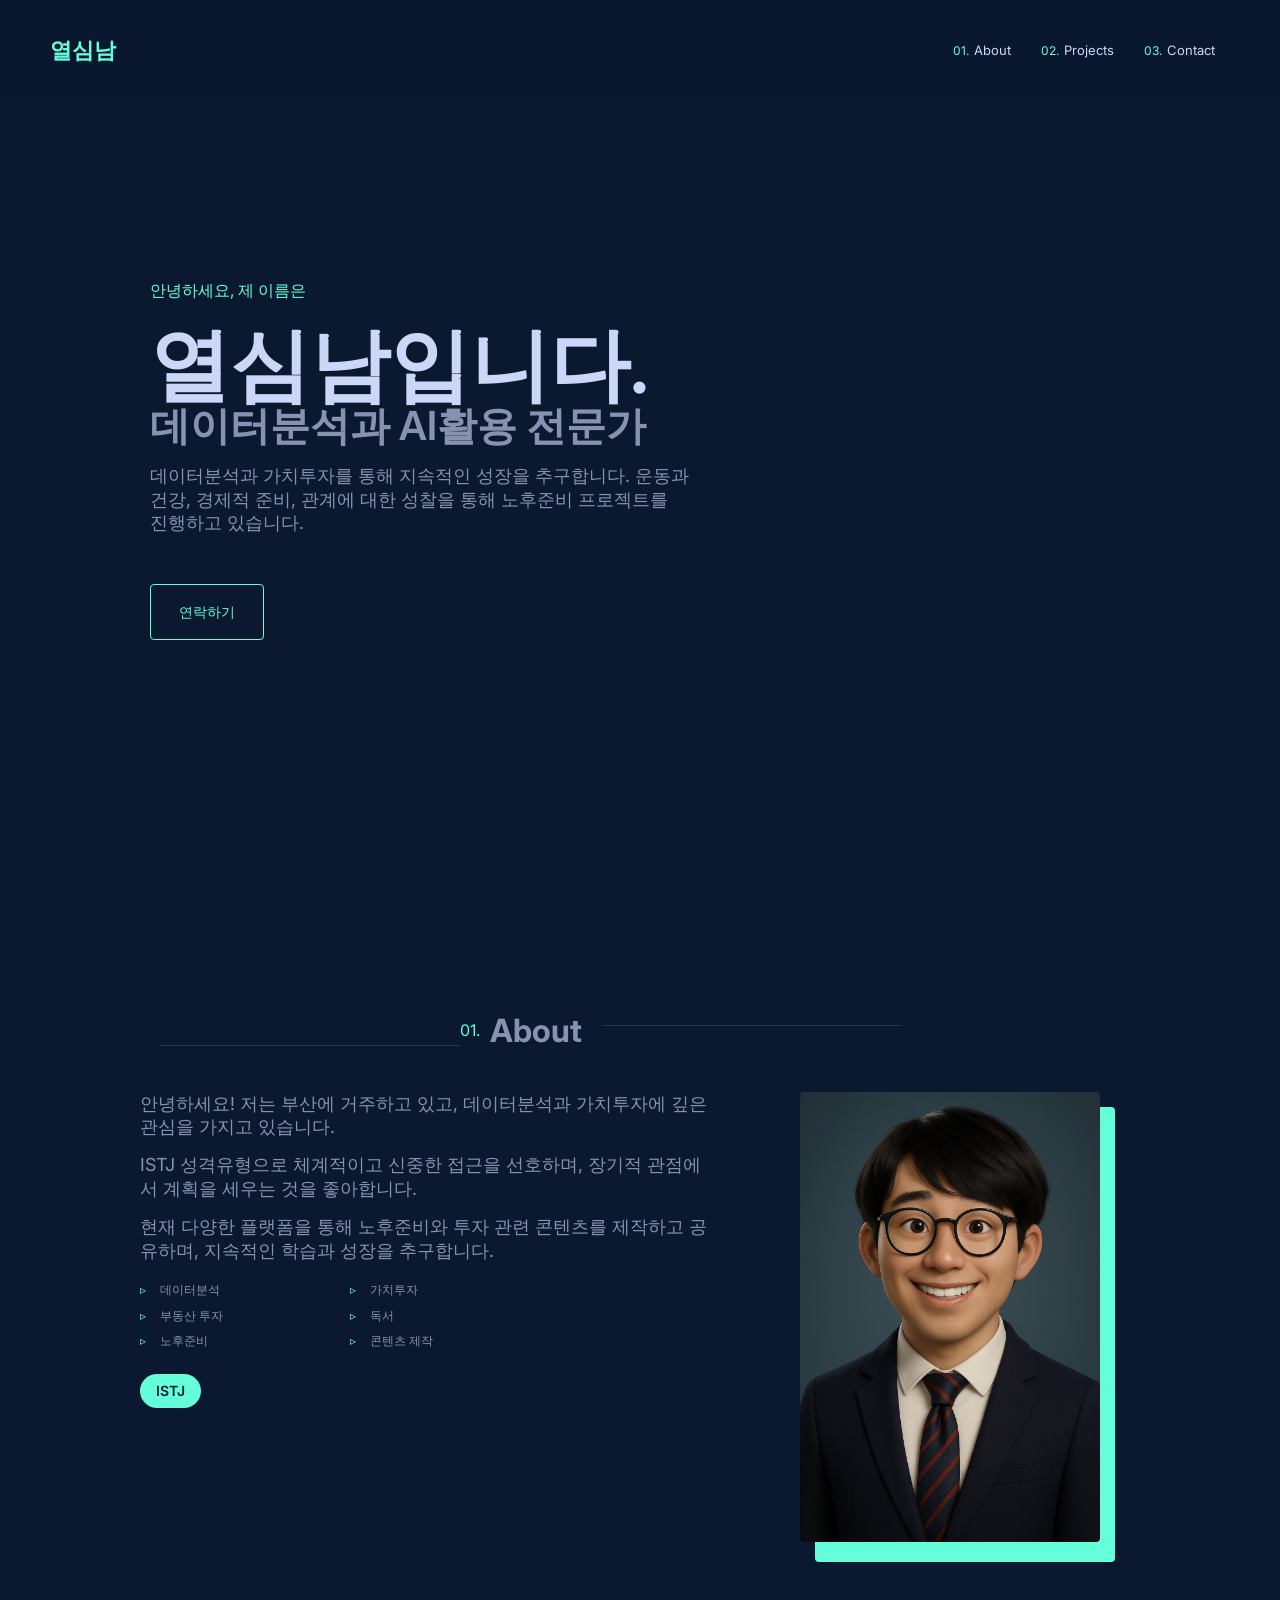
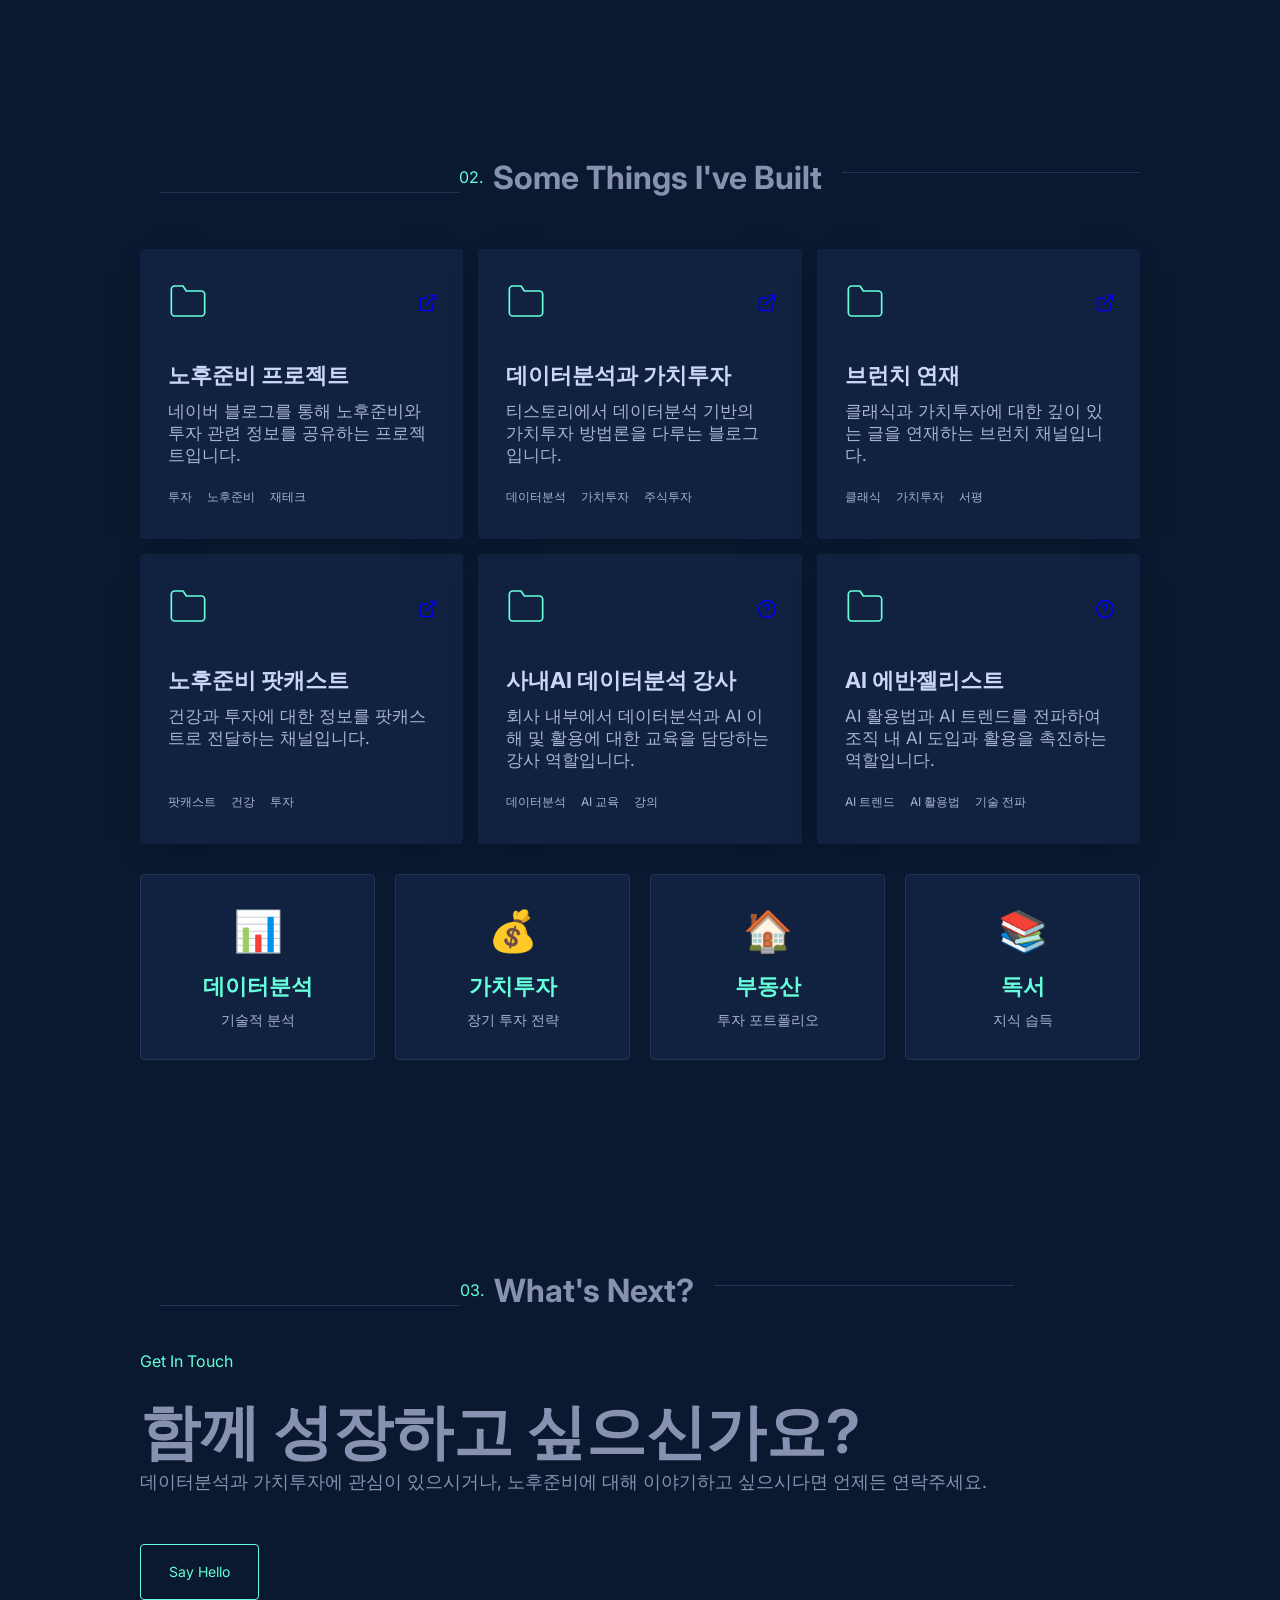
<file: 자기소개.html>
<!DOCTYPE html>
<html lang="ko">
<head>
    <meta charset="UTF-8">
    <meta name="viewport" content="width=device-width, initial-scale=1.0">
    <title>열심남 - 데이터분석 & 가치투자</title>
    <link rel="preconnect" href="https://fonts.googleapis.com">
    <link rel="preconnect" href="https://fonts.gstatic.com" crossorigin>
    <link href="https://fonts.googleapis.com/css2?family=Inter:wght@300;400;500;600;700&display=swap" rel="stylesheet">
    <style>
        :root {
            --navy: #0a192f;
            --light-navy: #112240;
            --lightest-navy: #233554;
            --slate: #8892b0;
            --light-slate: #a8b2d1;
            --lightest-slate: #ccd6f6;
            --white: #e6f1ff;
            --green: #64ffda;
            --font-sans: "Inter", "Calibre", "Inter", "San Francisco", "SF Pro Text", -apple-system, system-ui, sans-serif;
            --fz-xxs: 12px;
            --fz-xs: 13px;
            --fz-sm: 14px;
            --fz-md: 16px;
            --fz-lg: 18px;
            --fz-xl: 20px;
            --fz-xxl: 22px;
            --fz-heading: 32px;
            --border-radius: 4px;
            --nav-height: 100px;
            --tab-height: 42px;
            --transition: all 0.25s cubic-bezier(0.645, 0.045, 0.355, 1);
        }

        * {
            margin: 0;
            padding: 0;
            box-sizing: border-box;
        }

        html {
            scroll-behavior: smooth;
        }

        body {
            margin: 0;
            width: 100%;
            min-height: 100%;
            overflow-x: hidden;
            -moz-osx-font-smoothing: grayscale;
            -webkit-font-smoothing: antialiased;
            background-color: var(--navy);
            color: var(--slate);
            font-family: var(--font-sans);
            font-size: var(--fz-lg);
            line-height: 1.3;
        }

        #root {
            min-height: 100vh;
        }

        .App {
            min-height: 100vh;
        }

        .main {
            margin: 0 auto;
            width: 100%;
            max-width: 1600px;
            min-height: 100vh;
        }

        .nav {
            display: flex;
            justify-content: space-between;
            align-items: center;
            position: fixed;
            top: 0;
            z-index: 10;
            padding: 0px 50px;
            width: 100%;
            height: var(--nav-height);
            background-color: rgba(10, 25, 47, 0.85);
            backdrop-filter: blur(10px);
            transition: var(--transition);
        }

        .nav-list {
            display: flex;
            -webkit-box-pack: justify;
            justify-content: space-between;
            -webkit-box-align: center;
            align-items: center;
            padding: 0px;
            margin: 0px;
            list-style: none;
            counter-reset: item 0;
        }

        .nav-list ol {
            display: flex;
            -webkit-box-pack: justify;
            justify-content: space-between;
            -webkit-box-align: center;
            align-items: center;
            padding: 0px;
            margin: 0px;
            list-style: none;
            counter-reset: item 0;
        }

        .nav-list li {
            counter-increment: item 1;
            margin: 0px 5px;
            position: relative;
            color: var(--lightest-slate);
            font-family: var(--font-mono);
            font-size: var(--fz-xs);
            line-height: 1.1;
        }

        .nav-list li a {
            display: inline-block;
            text-decoration: none;
            text-decoration-skip-ink: auto;
            color: inherit;
            position: relative;
            transition: var(--transition);
            cursor: pointer;
            padding: 10px;
        }

        .nav-list li a:hover,
        .nav-list li a:focus {
            color: var(--green);
            outline: 0px;
        }

        .nav-list li a::before {
            content: "0" counter(item) ".";
            margin-right: 5px;
            color: var(--green);
            font-size: var(--fz-xxs);
            text-align: right;
        }

        .logo {
            color: var(--green);
            font-family: var(--font-mono);
            font-size: var(--fz-xxl);
            font-weight: 700;
        }

        .section {
            margin: 0px auto;
            padding: 100px 0px;
            max-width: 1000px;
        }

        .section-header {
            display: flex;
            -webkit-box-align: center;
            align-items: center;
            position: relative;
            margin: 10px 0px 40px;
            width: 100%;
            font-size: clamp(26px, 5vw, var(--fz-heading));
            white-space: nowrap;
        }

        .section-header::after {
            content: "";
            display: block;
            position: relative;
            top: -5px;
            width: 300px;
            height: 1px;
            margin-left: 20px;
            background-color: var(--lightest-navy);
        }

        .section-header::before {
            position: relative;
            bottom: 4px;
            content: "";
            display: block;
            position: relative;
            top: 15px;
            width: 300px;
            height: 1px;
            margin-left: 20px;
            background-color: var(--lightest-navy);
        }

        .section-header span {
            font-size: var(--fz-md);
            font-weight: 400;
            color: var(--green);
            font-family: var(--font-mono);
            margin-right: 10px;
        }

        .hero {
            display: flex;
            -webkit-box-align: center;
            align-items: center;
            position: relative;
            min-height: 100vh;
            padding: 0px 150px;
        }

        .hero-content {
            max-width: 1000px;
        }

        .hero-content p {
            margin: 20px 0px 0px;
            max-width: 540px;
        }

        .hero-content .overline {
            font-size: var(--fz-md);
            font-family: var(--font-mono);
            font-weight: 400;
            color: var(--green);
            margin-bottom: 20px;
        }

        .hero-content .title {
            font-size: clamp(40px, 8vw, 80px);
            font-weight: 600;
            color: var(--lightest-slate);
            line-height: 1.1;
            margin: 0px;
        }

        .hero-content .subtitle {
            font-size: clamp(20px, 4vw, 40px);
            font-weight: 600;
            color: var(--slate);
            line-height: 0.9;
            margin: 0px;
        }

        .hero-content .description {
            max-width: 540px;
            margin: 20px 0px 0px;
            color: var(--slate);
            font-size: var(--fz-lg);
        }

        .email-link {
            color: var(--green);
            background-color: transparent;
            border: 1px solid var(--green);
            border-radius: var(--border-radius);
            padding: 1.25rem 1.75rem;
            font-size: var(--fz-sm);
            font-family: var(--font-mono);
            line-height: 1;
            text-decoration: none;
            cursor: pointer;
            transition: var(--transition);
            margin-top: 50px;
            display: inline-block;
        }

        .email-link:hover,
        .email-link:focus,
        .email-link:active {
            background-color: rgba(100, 255, 218, 0.1);
            outline: none;
        }

        .about-content {
            display: grid;
            grid-template-columns: 3fr 2fr;
            gap: 50px;
        }

        .about-content p {
            margin: 0px 0px 15px 0px;
        }

        .about-content ul {
            display: grid;
            grid-template-columns: repeat(2, minmax(140px, 200px));
            gap: 0px 10px;
            padding: 0px;
            margin: 20px 0px 0px;
            overflow: hidden;
            list-style: none;
        }

        .about-content li {
            position: relative;
            margin-bottom: 10px;
            padding-left: 20px;
            font-family: var(--font-mono);
            font-size: var(--fz-xxs);
        }

        .about-content li::before {
            content: "▹";
            position: absolute;
            left: 0px;
            color: var(--green);
        }

        .about-content .image-wrapper {
            position: relative;
            max-width: 300px;
            margin: 0 auto;
        }

        .about-content .image-wrapper img {
            width: 100%;
            height: auto;
            border-radius: var(--border-radius);
            transition: var(--transition);
            filter: grayscale(20%);
        }

        .about-content .image-wrapper:hover img {
            filter: grayscale(0%);
            transform: scale(1.02);
        }

        .about-content .image-wrapper::after {
            content: "";
            display: block;
            position: absolute;
            width: 100%;
            height: 100%;
            top: 15px;
            left: 15px;
            z-index: -1;
            background-color: var(--green);
            border-radius: var(--border-radius);
            transition: var(--transition);
        }

        .about-content .image-wrapper:hover::after {
            top: 20px;
            left: 20px;
        }

        .projects-grid {
            display: grid;
            grid-template-columns: repeat(auto-fill, minmax(300px, 1fr));
            gap: 15px;
            position: relative;
            margin-top: 50px;
        }

        .project-inner {
            box-shadow: 0 10px 30px -15px rgba(2, 12, 27, 0.7);
            display: flex;
            -webkit-box-pack: justify;
            justify-content: space-between;
            -webkit-box-align: center;
            align-items: center;
            flex-direction: column;
            align-items: flex-start;
            position: relative;
            height: 100%;
            padding: 2rem 1.75rem;
            border-radius: var(--border-radius);
            background-color: var(--light-navy);
            transition: var(--transition);
        }

        .project-inner:hover,
        .project-inner:focus {
            transform: translateY(-5px);
        }

        .project-top {
            display: flex;
            -webkit-box-pack: justify;
            justify-content: space-between;
            -webkit-box-align: center;
            align-items: center;
            margin-bottom: 35px;
        }

        .project-top .folder {
            color: var(--green);
        }

        .project-top .project-links {
            display: flex;
            -webkit-box-align: center;
            align-items: center;
            margin-right: -10px;
            color: var(--light-slate);
        }

        .project-top .project-links a {
            display: flex;
            -webkit-box-pack: center;
            justify-content: center;
            -webkit-box-align: center;
            align-items: center;
            padding: 5px 7px;
            transition: var(--transition);
        }

        .project-top .project-links a:hover,
        .project-top .project-links a:focus {
            transform: translateY(-3px);
            color: var(--green);
        }

        .project-title {
            margin: 0px 0px 10px;
            color: var(--lightest-slate);
            font-size: var(--fz-xxl);
        }

        .project-description {
            color: var(--light-slate);
            font-size: 17px;
            margin: 0px;
        }

        .project-tech-list {
            display: flex;
            -webkit-box-align: center;
            align-items: flex-end;
            -webkit-box-flex: 1;
            flex-grow: 1;
            flex-wrap: wrap;
            padding: 0px;
            margin: 20px 0px 0px;
            list-style: none;
        }

        .project-tech-list li {
            font-family: var(--font-mono);
            font-size: var(--fz-xxs);
            line-height: 1.75;
            margin-right: 15px;
            color: var(--light-slate);
        }

        .contact-content {
            max-width: 1000px;
            margin: 0px auto 100px;
            text-align: left;
        }

        .contact-content p {
            margin: 0px;
        }

        .contact-content .overline {
            font-size: var(--fz-md);
            font-family: var(--font-mono);
            font-weight: 400;
            color: var(--green);
            margin-bottom: 20px;
        }

        .contact-content .title {
            font-size: clamp(40px, 5vw, 60px);
            margin: 0px;
        }

        .contact-content .email-link {
            margin-top: 50px;
        }

        .social-links {
            display: none;
            -webkit-box-pack: center;
            justify-content: center;
            -webkit-box-align: center;
            align-items: center;
            width: 100%;
            max-width: 270px;
            margin: 0px auto 10px;
            color: var(--light-slate);
        }

        .social-links ul {
            display: flex;
            -webkit-box-pack: justify;
            justify-content: space-between;
            -webkit-box-align: center;
            align-items: center;
            padding: 0px;
            margin: 0px;
            list-style: none;
        }

        .social-links a {
            padding: 10px;
            color: var(--light-slate);
            transition: var(--transition);
        }

        .social-links a:hover,
        .social-links a:focus {
            color: var(--green);
            transform: translateY(-3px);
        }

        .social-links a svg {
            width: 20px;
            height: 20px;
        }

        @media (max-width: 1080px) {
            .section {
                padding: 80px 0px;
            }
            .hero {
                padding: 0px 100px;
            }
            .about-content {
                grid-template-columns: 1fr;
                gap: 50px;
            }
            .about-content .image-wrapper {
                max-width: 250px;
            }
        }

        @media (max-width: 768px) {
            .nav {
                padding: 0px 40px;
            }
            .hero {
                padding: 0px 25px;
            }
            .section {
                padding: 60px 0px;
            }
            .section-header::after {
                width: 200px;
            }
            .section-header::before {
                width: 200px;
            }
            .projects-grid {
                grid-template-columns: 1fr;
            }
            .about-content .image-wrapper {
                max-width: 200px;
            }
        }

        @media (max-width: 480px) {
            .nav {
                padding: 0px 25px;
            }
            .hero {
                padding: 0px 20px;
            }
            .section-header::after {
                width: 100px;
            }
            .section-header::before {
                width: 100px;
            }
        }

        .fade-in {
            opacity: 0;
            transform: translateY(20px);
            transition: opacity 0.6s ease, transform 0.6s ease;
        }

        .fade-in.visible {
            opacity: 1;
            transform: translateY(0);
        }

        .stats-grid {
            display: grid;
            grid-template-columns: repeat(auto-fit, minmax(200px, 1fr));
            gap: 20px;
            margin-top: 30px;
        }

        .stat-card {
            background: var(--light-navy);
            padding: 30px;
            border-radius: var(--border-radius);
            text-align: center;
            transition: var(--transition);
            border: 1px solid var(--lightest-navy);
        }

        .stat-card:hover {
            transform: translateY(-5px);
            border-color: var(--green);
        }

        .stat-icon {
            font-size: 2.5rem;
            margin-bottom: 15px;
            display: block;
        }

        .stat-number {
            font-size: var(--fz-xxl);
            font-weight: 600;
            color: var(--green);
            margin-bottom: 10px;
        }

        .stat-label {
            color: var(--light-slate);
            font-size: var(--fz-sm);
        }

        .mbti-badge {
            display: inline-block;
            background: var(--green);
            color: var(--navy);
            padding: 8px 16px;
            border-radius: 20px;
            font-weight: 600;
            font-size: var(--fz-sm);
            margin-top: 15px;
            font-family: var(--font-mono);
        }
    </style>
</head>
<body>
    <div id="root">
        <div class="App">
            <nav class="nav">
                <div class="logo">열심남</div>
                <ol class="nav-list">
                    <li><a href="#about">About</a></li>
                    <li><a href="#projects">Projects</a></li>
                    <li><a href="#contact">Contact</a></li>
                </ol>
            </nav>

            <main class="main">
                <section class="hero">
                    <div class="hero-content">
                        <p class="overline">안녕하세요, 제 이름은</p>
                        <h1 class="title">열심남입니다.</h1>
                        <h4 class="subtitle">데이터분석과 AI활용 전문가</h4>
                        <p class="description">
                            데이터분석과 가치투자를 통해 지속적인 성장을 추구합니다. 
                            운동과 건강, 경제적 준비, 관계에 대한 성찰을 통해 노후준비 프로젝트를 진행하고 있습니다.
                        </p>
                        <a class="email-link" href="mailto:uuincity@naver.com">연락하기</a>
                    </div>
                </section>

                <section id="about" class="section">
                    <h2 class="section-header">
                        <span>01.</span>About
                    </h2>
                    <div class="about-content">
                        <div class="fade-in">
                            <p>
                                안녕하세요! 저는 부산에 거주하고 있고, 데이터분석과 가치투자에 깊은 관심을 가지고 있습니다.
                                </p>
                            <p>
                                ISTJ 성격유형으로 체계적이고 신중한 접근을 선호하며, 
                                장기적 관점에서 계획을 세우는 것을 좋아합니다.
                            </p>
                            <p>
                                현재 다양한 플랫폼을 통해 노후준비와 투자 관련 콘텐츠를 
                                제작하고 공유하며, 지속적인 학습과 성장을 추구합니다.
                            </p>
                            <ul>
                                <li>데이터분석</li>
                                <li>가치투자</li>
                                <li>부동산 투자</li>
                                <li>독서</li>
                                <li>노후준비</li>
                                <li>콘텐츠 제작</li>
                            </ul>
                            <div class="mbti-badge">ISTJ</div>
                        </div>
                        <div class="image-wrapper fade-in">
                            <img src="프로필픽사.png" alt="열심남 프로필 사진">
                        </div>
                    </div>
                </section>

                <section id="projects" class="section">
                    <h2 class="section-header">
                        <span>02.</span>Some Things I've Built
                    </h2>
                    <div class="projects-grid">
                        <div class="project-inner fade-in">
                            <header>
                                <div class="project-top">
                                    <div class="folder">
                                        <svg width="40" height="40" viewBox="0 0 24 24" fill="none" stroke="currentColor" stroke-width="1" stroke-linecap="round" stroke-linejoin="round">
                                            <path d="M22 19a2 2 0 0 1-2 2H4a2 2 0 0 1-2-2V5a2 2 0 0 1 2-2h5l2 3h9a2 2 0 0 1 2 2z"></path>
                                        </svg>
                                    </div>
                                    <div class="project-links">
                                        <a href="https://blog.naver.com/uuincity" target="_blank" rel="noopener noreferrer">
                                            <svg width="20" height="20" viewBox="0 0 24 24" fill="none" stroke="currentColor" stroke-width="2" stroke-linecap="round" stroke-linejoin="round">
                                                <path d="M18 13v6a2 2 0 0 1-2 2H5a2 2 0 0 1-2-2V8a2 2 0 0 1 2-2h6"></path>
                                                <polyline points="15,3 21,3 21,9"></polyline>
                                                <line x1="10" y1="14" x2="21" y2="3"></line>
                                            </svg>
                                        </a>
                                    </div>
                                </div>
                                <h3 class="project-title">노후준비 프로젝트</h3>
                                <div class="project-description">
                                    네이버 블로그를 통해 노후준비와 투자 관련 정보를 공유하는 프로젝트입니다.
                                </div>
                            </header>
                            <footer>
                                <ul class="project-tech-list">
                                    <li>투자</li>
                                    <li>노후준비</li>
                                    <li>재테크</li>
                                </ul>
                            </footer>
                        </div>

                        <div class="project-inner fade-in">
                            <header>
                                <div class="project-top">
                                    <div class="folder">
                                        <svg width="40" height="40" viewBox="0 0 24 24" fill="none" stroke="currentColor" stroke-width="1" stroke-linecap="round" stroke-linejoin="round">
                                            <path d="M22 19a2 2 0 0 1-2 2H4a2 2 0 0 1-2-2V5a2 2 0 0 1 2-2h5l2 3h9a2 2 0 0 1 2 2z"></path>
                                        </svg>
                                    </div>
                                    <div class="project-links">
                                        <a href="https://uincity.tistory.com/" target="_blank" rel="noopener noreferrer">
                                            <svg width="20" height="20" viewBox="0 0 24 24" fill="none" stroke="currentColor" stroke-width="2" stroke-linecap="round" stroke-linejoin="round">
                                                <path d="M18 13v6a2 2 0 0 1-2 2H5a2 2 0 0 1-2-2V8a2 2 0 0 1 2-2h6"></path>
                                                <polyline points="15,3 21,3 21,9"></polyline>
                                                <line x1="10" y1="14" x2="21" y2="3"></line>
                                            </svg>
                                        </a>
                                    </div>
                                </div>
                                <h3 class="project-title">데이터분석과 가치투자</h3>
                                <div class="project-description">
                                    티스토리에서 데이터분석 기반의 가치투자 방법론을 다루는 블로그입니다.
                                </div>
                            </header>
                            <footer>
                                <ul class="project-tech-list">
                                    <li>데이터분석</li>
                                    <li>가치투자</li>
                                    <li>주식투자</li>
                                </ul>
                            </footer>
                        </div>

                        <div class="project-inner fade-in">
                            <header>
                                <div class="project-top">
                                    <div class="folder">
                                        <svg width="40" height="40" viewBox="0 0 24 24" fill="none" stroke="currentColor" stroke-width="1" stroke-linecap="round" stroke-linejoin="round">
                                            <path d="M22 19a2 2 0 0 1-2 2H4a2 2 0 0 1-2-2V5a2 2 0 0 1 2-2h5l2 3h9a2 2 0 0 1 2 2z"></path>
                                        </svg>
                                    </div>
                                    <div class="project-links">
                                        <a href="https://brunch.co.kr/@uincity" target="_blank" rel="noopener noreferrer">
                                            <svg width="20" height="20" viewBox="0 0 24 24" fill="none" stroke="currentColor" stroke-width="2" stroke-linecap="round" stroke-linejoin="round">
                                                <path d="M18 13v6a2 2 0 0 1-2 2H5a2 2 0 0 1-2-2V8a2 2 0 0 1 2-2h6"></path>
                                                <polyline points="15,3 21,3 21,9"></polyline>
                                                <line x1="10" y1="14" x2="21" y2="3"></line>
                                            </svg>
                                        </a>
                                    </div>
                                </div>
                                <h3 class="project-title">브런치 연재</h3>
                                <div class="project-description">
                                    클래식과 가치투자에 대한 깊이 있는 글을 연재하는 브런치 채널입니다.
                                </div>
                            </header>
                            <footer>
                                <ul class="project-tech-list">
                                    <li>클래식</li>
                                    <li>가치투자</li>
                                    <li>서평</li>
                                </ul>
                            </footer>
                        </div>

                        <div class="project-inner fade-in">
                            <header>
                                <div class="project-top">
                                    <div class="folder">
                                        <svg width="40" height="40" viewBox="0 0 24 24" fill="none" stroke="currentColor" stroke-width="1" stroke-linecap="round" stroke-linejoin="round">
                                            <path d="M22 19a2 2 0 0 1-2 2H4a2 2 0 0 1-2-2V5a2 2 0 0 1 2-2h5l2 3h9a2 2 0 0 1 2 2z"></path>
                                        </svg>
                                    </div>
                                    <div class="project-links">
                                        <a href="https://www.podbbang.com/channels/1792927" target="_blank" rel="noopener noreferrer">
                                            <svg width="20" height="20" viewBox="0 0 24 24" fill="none" stroke="currentColor" stroke-width="2" stroke-linecap="round" stroke-linejoin="round">
                                                <path d="M18 13v6a2 2 0 0 1-2 2H5a2 2 0 0 1-2-2V8a2 2 0 0 1 2-2h6"></path>
                                                <polyline points="15,3 21,3 21,9"></polyline>
                                                <line x1="10" y1="14" x2="21" y2="3"></line>
                                            </svg>
                                        </a>
                                    </div>
                                </div>
                                <h3 class="project-title">노후준비 팟캐스트</h3>
                                <div class="project-description">
                                    건강과 투자에 대한 정보를 팟캐스트로 전달하는 채널입니다.
                                </div>
                            </header>
                            <footer>
                                <ul class="project-tech-list">
                                    <li>팟캐스트</li>
                                    <li>건강</li>
                                    <li>투자</li>
                                </ul>
                            </footer>
                        </div>

                        <div class="project-inner fade-in">
                            <header>
                                <div class="project-top">
                                    <div class="folder">
                                        <svg width="40" height="40" viewBox="0 0 24 24" fill="none" stroke="currentColor" stroke-width="1" stroke-linecap="round" stroke-linejoin="round">
                                            <path d="M22 19a2 2 0 0 1-2 2H4a2 2 0 0 1-2-2V5a2 2 0 0 1 2-2h5l2 3h9a2 2 0 0 1 2 2z"></path>
                                        </svg>
                                    </div>
                                    <div class="project-links">
                                        <a href="#" onclick="showProjectDetails('ai-instructor')">
                                            <svg width="20" height="20" viewBox="0 0 24 24" fill="none" stroke="currentColor" stroke-width="2" stroke-linecap="round" stroke-linejoin="round">
                                                <circle cx="12" cy="12" r="10"></circle>
                                                <path d="M9.09 9a3 3 0 0 1 5.83 1c0 2-3 3-3 3"></path>
                                                <line x1="12" y1="17" x2="12.01" y2="17"></line>
                                            </svg>
                                        </a>
                                    </div>
                                </div>
                                <h3 class="project-title">사내AI 데이터분석 강사</h3>
                                <div class="project-description">
                                    회사 내부에서 데이터분석과 AI 이해 및 활용에 대한 교육을 담당하는 강사 역할입니다.
                                </div>
                            </header>
                            <footer>
                                <ul class="project-tech-list">
                                    <li>데이터분석</li>
                                    <li>AI 교육</li>
                                    <li>강의</li>
                                </ul>
                            </footer>
                        </div>

                        <div class="project-inner fade-in">
                            <header>
                                <div class="project-top">
                                    <div class="folder">
                                        <svg width="40" height="40" viewBox="0 0 24 24" fill="none" stroke="currentColor" stroke-width="1" stroke-linecap="round" stroke-linejoin="round">
                                            <path d="M22 19a2 2 0 0 1-2 2H4a2 2 0 0 1-2-2V5a2 2 0 0 1 2-2h5l2 3h9a2 2 0 0 1 2 2z"></path>
                                        </svg>
                                    </div>
                                    <div class="project-links">
                                        <a href="#" onclick="showProjectDetails('ai-evangelist')">
                                            <svg width="20" height="20" viewBox="0 0 24 24" fill="none" stroke="currentColor" stroke-width="2" stroke-linecap="round" stroke-linejoin="round">
                                                <circle cx="12" cy="12" r="10"></circle>
                                                <path d="M9.09 9a3 3 0 0 1 5.83 1c0 2-3 3-3 3"></path>
                                                <line x1="12" y1="17" x2="12.01" y2="17"></line>
                                            </svg>
                                        </a>
                                    </div>
                                </div>
                                <h3 class="project-title">AI 에반젤리스트</h3>
                                <div class="project-description">
                                    AI 활용법과 AI 트렌드를 전파하여 조직 내 AI 도입과 활용을 촉진하는 역할입니다.
                                </div>
                            </header>
                            <footer>
                                <ul class="project-tech-list">
                                    <li>AI 트렌드</li>
                                    <li>AI 활용법</li>
                                    <li>기술 전파</li>
                                </ul>
                            </footer>
                        </div>
                    </div>

                    <div class="stats-grid">
                        <div class="stat-card fade-in">
                            <span class="stat-icon">📊</span>
                            <div class="stat-number">데이터분석</div>
                            <div class="stat-label">기술적 분석</div>
                        </div>
                        <div class="stat-card fade-in">
                            <span class="stat-icon">💰</span>
                            <div class="stat-number">가치투자</div>
                            <div class="stat-label">장기 투자 전략</div>
                        </div>
                        <div class="stat-card fade-in">
                            <span class="stat-icon">🏠</span>
                            <div class="stat-number">부동산</div>
                            <div class="stat-label">투자 포트폴리오</div>
                        </div>
                        <div class="stat-card fade-in">
                            <span class="stat-icon">📚</span>
                            <div class="stat-number">독서</div>
                            <div class="stat-label">지식 습득</div>
                        </div>
                    </div>
                </section>

                <section id="contact" class="section">
                    <h2 class="section-header">
                        <span>03.</span>What's Next?
                    </h2>
                    <div class="contact-content">
                        <p class="overline">Get In Touch</p>
                        <h2 class="title">함께 성장하고 싶으신가요?</h2>
                        <p>
                            데이터분석과 가치투자에 관심이 있으시거나, 
                            노후준비에 대해 이야기하고 싶으시다면 언제든 연락주세요.
                        </p>
                        <a class="email-link" href="mailto:uuincity@naver.com">Say Hello</a>
                    </div>
                </section>
            </main>
        </div>
    </div>

    <script>
        // 스크롤 애니메이션
        const observerOptions = {
            threshold: 0.1,
            rootMargin: '0px 0px -50px 0px'
        };

        const observer = new IntersectionObserver((entries) => {
            entries.forEach(entry => {
                if (entry.isIntersecting) {
                    entry.target.classList.add('visible');
                }
            });
        }, observerOptions);

        document.addEventListener('DOMContentLoaded', () => {
            const fadeElements = document.querySelectorAll('.fade-in');
            fadeElements.forEach(el => observer.observe(el));
        });

        // 네비게이션 스무스 스크롤
        document.querySelectorAll('a[href^="#"]').forEach(anchor => {
            anchor.addEventListener('click', function (e) {
                e.preventDefault();
                const target = document.querySelector(this.getAttribute('href'));
                if (target) {
                    target.scrollIntoView({
                        behavior: 'smooth',
                        block: 'start'
                    });
                }
            });
        });

        // 네비게이션 활성 상태 관리
        const sections = document.querySelectorAll('section[id]');
        const navLinks = document.querySelectorAll('.nav-list a');

        window.addEventListener('scroll', () => {
            let current = '';
            sections.forEach(section => {
                const sectionTop = section.offsetTop;
                const sectionHeight = section.clientHeight;
                if (scrollY >= (sectionTop - 200)) {
                    current = section.getAttribute('id');
                }
            });

            navLinks.forEach(link => {
                link.classList.remove('active');
                if (link.getAttribute('href') === `#${current}`) {
                    link.classList.add('active');
                }
            });
        });

        // 마우스 움직임 효과
        document.addEventListener('mousemove', (e) => {
            const cards = document.querySelectorAll('.project-inner, .stat-card');
            cards.forEach(card => {
                const rect = card.getBoundingClientRect();
                const x = e.clientX - rect.left;
                const y = e.clientY - rect.top;
                
                card.style.setProperty('--mouse-x', `${x}px`);
                card.style.setProperty('--mouse-y', `${y}px`);
            });
        });

        // 프로젝트 상세 정보 표시
        function showProjectDetails(projectType) {
            const details = {
                'ai-instructor': {
                    title: '사내AI 데이터분석 강사',
                    description: '회사 내부 직원들을 대상으로 데이터분석과 AI 이해 및 활용에 대한 교육을 담당합니다. 실무 중심의 교육으로 AI 기술의 실제 적용 방법을 전달합니다.',
                    skills: ['데이터분석', 'AI 교육', '강의 설계', '실무 적용', '기술 전파']
                },
                'ai-evangelist': {
                    title: 'AI 에반젤리스트',
                    description: 'AI 활용법과 최신 AI 트렌드를 전파하여 조직 내 AI 도입과 활용을 촉진하는 역할입니다. AI 기술의 비즈니스 가치를 전달하고 도입을 지원합니다.',
                    skills: ['AI 트렌드', 'AI 활용법', '기술 전파', '변경 관리', '비즈니스 가치']
                }
            };

            const project = details[projectType];
            if (project) {
                const message = `${project.title}\n\n${project.description}\n\n주요 역량:\n${project.skills.map(skill => `• ${skill}`).join('\n')}`;
                alert(message);
            }
        }
    </script>
</body>
</html>
</file>
<file: assets/css/main.css>
/* ============================================================
   열심남 개인 브랜딩 사이트 · 메인 스타일시트
   assets/css/main.css
   ============================================================ */

/* ---- 1. CSS 변수 ---- */
:root {
  --color-bg:          #F7F6F2;
  --color-surface:     #FFFFFF;
  --color-text:        #172B3A;
  --color-text-sec:    #52616B;
  --color-accent:      #176B63;
  --color-accent-dark: #0f4f49;
  --color-accent-light:#E5F5F3;
  --color-border:      #DFE5E2;
  --max-w:    1200px;
  --pad-x:    32px;
  --nav-h:    80px;
  --radius:   14px;
  --font: -apple-system,"Apple SD Gothic Neo","Malgun Gothic","맑은 고딕","Noto Sans KR",sans-serif;
  --t: 0.18s ease;
}

/* ---- 2. 리셋 & 기본 ---- */
*,*::before,*::after{box-sizing:border-box;margin:0;padding:0}
html{scroll-behavior:smooth}
@media(prefers-reduced-motion:reduce){
  html{scroll-behavior:auto}
  *,*::before,*::after{animation-duration:.01ms!important;transition-duration:.01ms!important}
}
body{font-family:var(--font);font-size:17px;line-height:1.75;color:var(--color-text);background:var(--color-bg);-webkit-font-smoothing:antialiased}
img{max-width:100%;height:auto;display:block}
a{color:var(--color-accent)}
a:hover{color:var(--color-accent-dark)}
:focus-visible{outline:3px solid var(--color-accent);outline-offset:3px;border-radius:4px}
.sr-only{position:absolute;width:1px;height:1px;padding:0;margin:-1px;overflow:hidden;clip:rect(0,0,0,0);white-space:nowrap;border:0}

/* ---- 3. 본문 바로가기 ---- */
.skip-link{position:absolute;top:-999px;left:0;z-index:9999;background:var(--color-accent);color:#fff;padding:10px 20px;border-radius:0 0 10px 0;text-decoration:none;font-size:14px;font-weight:600}
.skip-link:focus{top:0}

/* ---- 4. 레이아웃 ---- */
.container{max-width:var(--max-w);margin:0 auto;padding:0 var(--pad-x)}
section[id],div[id]{scroll-margin-top:calc(var(--nav-h) + 16px)}

/* ---- 5. 네비게이션 ---- */
.site-header{position:fixed;top:0;left:0;right:0;z-index:100;height:var(--nav-h);background:rgba(247,246,242,.96);backdrop-filter:blur(10px);-webkit-backdrop-filter:blur(10px);border-bottom:1px solid var(--color-border)}
.nav-inner{display:flex;align-items:center;justify-content:space-between;height:var(--nav-h);max-width:var(--max-w);margin:0 auto;padding:0 var(--pad-x)}
.nav-logo{display:flex;align-items:center;gap:16px;font-size:26px;font-weight:800;letter-spacing:-1px;color:var(--color-text);text-decoration:none;white-space:nowrap}
.nav-logo small{font-size:12px;font-weight:500;letter-spacing:0;color:var(--color-text-sec);border-left:1px solid var(--color-border);padding-left:16px}
.nav-logo:hover,.nav-logo .brand-dot{color:var(--color-accent)}
.nav-links{display:flex;align-items:center;gap:4px;list-style:none}
.nav-links a{display:block;padding:8px 12px;font-size:15px;font-weight:500;color:var(--color-text-sec);text-decoration:none;border-radius:7px;transition:color var(--t),background var(--t)}
.nav-links a:hover,.nav-links a.nav-active{color:var(--color-accent);background:var(--color-accent-light)}
.nav-toggle{display:none;background:none;border:none;cursor:pointer;padding:8px;color:var(--color-text);border-radius:7px;transition:background var(--t);line-height:0}
.nav-toggle:hover{background:var(--color-accent-light)}
.nav-toggle[aria-expanded="true"]  .icon-menu {display:none}
.nav-toggle[aria-expanded="false"] .icon-close{display:none}
.mobile-menu{display:none;position:fixed;top:var(--nav-h);left:0;right:0;background:var(--color-surface);border-bottom:1px solid var(--color-border);z-index:99;padding:12px 20px 20px}
.mobile-menu.is-open{display:block}
.mobile-menu ul{list-style:none;display:flex;flex-direction:column;gap:2px}
.mobile-menu a{display:block;padding:12px 16px;font-size:16px;font-weight:500;color:var(--color-text);text-decoration:none;border-radius:8px;transition:background var(--t)}
.mobile-menu a:hover{background:var(--color-accent-light);color:var(--color-accent)}

/* ---- 6. 반응형 ---- */
@media(max-width:767px){
  :root{--pad-x:20px;--nav-h:68px}
  .nav-toggle{display:flex;align-items:center}
  .nav-links{display:none}
}

/* ---- 7. 메인 공통 ---- */
main{padding-top:var(--nav-h)}
.section{padding:96px 0}
.section-tag{display:block;font-size:13px;font-weight:700;color:var(--color-accent);margin-bottom:16px}
.section-title{font-size:clamp(28px,3vw,36px);font-weight:800;line-height:1.4;letter-spacing:-1.2px;margin-bottom:16px;word-break:keep-all;overflow-wrap:anywhere}
.section-desc{font-size:16px;color:var(--color-text-sec);line-height:1.8;max-width:660px;word-break:keep-all}
.btn{display:inline-flex;align-items:center;justify-content:center;gap:12px;padding:15px 22px;font-size:15px;font-weight:700;border-radius:8px;text-decoration:none;min-height:48px;line-height:1.5;transition:background var(--t),color var(--t)}
.btn-primary{background:var(--color-accent);color:#fff}
.btn-primary:hover{background:var(--color-accent-dark);color:#fff}
.btn-secondary{color:var(--color-text);padding-left:8px;padding-right:8px}
.btn-secondary:hover{color:var(--color-accent);text-decoration:underline}

/* ---- 8. 히어로 ---- */
.hero{padding:64px 0 72px}
.hero-inner{display:grid;grid-template-columns:1.4fr 1fr;gap:64px;align-items:center;max-width:var(--max-w);margin:auto;padding:0 var(--pad-x)}
.hero-brand{display:inline-flex;align-items:center;gap:10px;font-size:13px;font-weight:700;color:var(--color-accent);margin-bottom:24px}
.hero-brand::before{content:"";width:24px;height:2px;background:currentColor}
.hero-h1{font-size:clamp(36px,4.3vw,60px);font-weight:800;line-height:1.25;letter-spacing:-2px;margin-bottom:24px;word-break:keep-all;overflow-wrap:anywhere}
.hero-h1 span{color:var(--color-accent)}
.hero-body{font-size:16px;color:var(--color-text-sec);line-height:1.9;margin-bottom:30px;word-break:keep-all}
.hero-actions{display:flex;flex-wrap:wrap;align-items:center;gap:16px}
.hero-profile-wrap{width:100%;max-width:360px;justify-self:end;background:#eaece6;padding:14px 14px 0;border-radius:120px 120px 16px 16px}
.hero-img{width:100%;height:330px;object-fit:cover;object-position:center 20%;border-radius:108px 108px 8px 8px}
.hero-profile-wrap figcaption{padding:18px 8px 22px;text-align:center}
.hero-profile-wrap figcaption span{display:block;font-size:12px;color:var(--color-text-sec);margin-bottom:3px}
.hero-profile-wrap figcaption strong{font-size:17px;letter-spacing:-.5px}

/* ---- 9. 데이터랩: 이미지와 질문 중심 ---- */
.datalab{background:var(--color-surface);border-top:1px solid var(--color-border)}
.datalab-grid{display:grid;grid-template-columns:repeat(2,minmax(0,1fr));grid-auto-rows:1fr;gap:24px;margin-top:40px}
.datalab-card{display:grid;grid-template-columns:34% minmax(0,1fr);background:var(--color-surface);border:1px solid var(--color-border);border-radius:14px;overflow:hidden;transition:border-color var(--t),box-shadow var(--t)}
.datalab-card:hover{border-color:var(--color-accent);box-shadow:0 8px 24px rgba(23,43,58,.06)}
.datalab-thumb{background:var(--color-bg);display:flex;align-items:center;justify-content:center;padding:12px}
.datalab-thumb img{width:100%;height:auto;object-fit:contain}
.datalab-body{padding:26px 24px;display:flex;flex-direction:column;align-items:flex-start}
.datalab-question{font-size:14px;font-weight:600;color:var(--color-accent);margin-bottom:10px;word-break:keep-all;line-height:1.6}
.datalab-title{font-size:20px;font-weight:700;line-height:1.45;letter-spacing:-.6px;margin-bottom:10px;word-break:keep-all}
.datalab-desc{font-size:16px;color:var(--color-text-sec);line-height:1.7;word-break:keep-all;margin-bottom:16px;flex:1}
.datalab-link{display:inline-flex;align-items:center;min-height:44px;margin-top:auto;flex-shrink:0;font-size:14px;font-weight:700;text-decoration:none}
.datalab-link:hover{text-decoration:underline}

/* ---- 일상 속 작은 프로젝트 ---- */
.small-projects{border-bottom:1px solid var(--color-border)}
.small-projects-grid{display:grid;grid-template-columns:repeat(2,minmax(0,1fr));gap:24px;margin-top:40px}
.small-project-card{display:flex;flex-direction:column;min-width:0;background:var(--color-surface);border:1px solid var(--color-border);border-radius:var(--radius);box-shadow:0 4px 16px rgba(23,43,58,.04);transition:border-color var(--t),box-shadow var(--t)}
.small-project-card:hover,.small-project-card:focus-within{border-color:var(--color-accent);box-shadow:0 8px 24px rgba(23,43,58,.08)}
.small-project-visual{display:flex;align-items:center;justify-content:center;min-width:0;padding:24px;background:var(--color-accent-light);border-radius:var(--radius) var(--radius) 0 0}
.small-project-image{width:100%;max-width:360px;height:auto}
.small-project-body{display:flex;flex-direction:column;align-items:flex-start;min-width:0;flex:1;padding:32px}
.small-project-category{font-size:12px;font-weight:700;letter-spacing:1.2px;color:var(--color-accent);margin-bottom:12px}
.small-project-title{font-size:clamp(24px,2.4vw,30px);line-height:1.4;letter-spacing:-.8px;word-break:keep-all;overflow-wrap:anywhere;margin-bottom:10px}
.small-project-subtitle{font-size:16px;font-weight:600;line-height:1.7;color:var(--color-accent-dark);word-break:keep-all;overflow-wrap:anywhere;margin-bottom:18px}
.small-project-description{display:grid;gap:8px;font-size:16px;line-height:1.8;color:var(--color-text-sec);word-break:keep-all;overflow-wrap:anywhere;margin-bottom:22px}
.small-project-features{display:grid;grid-template-columns:repeat(2,minmax(0,1fr));gap:10px 16px;list-style:none;margin-bottom:26px;width:100%}
.small-project-features li{display:flex;align-items:baseline;gap:8px;min-width:0;font-size:14px;line-height:1.7;word-break:keep-all;overflow-wrap:anywhere}
.small-project-features li::before{content:"";width:5px;height:5px;border-radius:50%;background:var(--color-accent);flex-shrink:0;align-self:flex-start;margin-top:10px}
.small-project-cta{margin-top:auto;max-width:100%;white-space:normal;word-break:keep-all;overflow-wrap:anywhere;text-align:center}
/* 한 프로젝트는 넓은 카드, 두 개 이상은 같은 템플릿의 그리드로 표시합니다. */
.small-projects-grid>.small-project-card:only-child{display:grid;grid-template-columns:minmax(0,.85fr) minmax(0,1.15fr);grid-column:1/-1}
.small-projects-grid>.small-project-card:only-child .small-project-visual{border-radius:var(--radius) 0 0 var(--radius)}

/* ---- 10. 분석자료: 대표 자료와 편집형 목록 ---- */
.filter-bar{display:flex;flex-wrap:wrap;gap:8px;margin:32px 0}
.filter-btn{padding:8px 16px;font-size:14px;font-weight:500;background:transparent;color:var(--color-text-sec);border:1px solid var(--color-border);border-radius:24px;cursor:pointer;min-height:44px;font-family:var(--font);transition:background var(--t),color var(--t);display:inline-flex;align-items:center;gap:4px}
.filter-btn:hover{border-color:var(--color-accent);color:var(--color-accent)}
.filter-btn[aria-pressed="true"]{background:var(--color-text);border-color:var(--color-text);color:#fff}
.no-results{display:none;text-align:center;padding:48px 20px;color:var(--color-text-sec)}
.no-results.is-visible{display:block}
.analysis-grid{display:grid;grid-template-columns:repeat(2,minmax(0,1fr));column-gap:40px}
.analysis-card{padding:28px 0;border-bottom:1px solid var(--color-border);display:flex;flex-direction:column;min-width:0}
.analysis-card[hidden]{display:none}
.card-meta{display:flex;flex-wrap:wrap;gap:10px;align-items:center;margin-bottom:12px}
.tag{font-size:13px;font-weight:700;color:var(--color-accent)}
.tag-format{font-size:13px;color:var(--color-text-sec)}
.tag-format::before{content:"·";margin-right:10px}
.analysis-title{font-size:21px;font-weight:700;line-height:1.5;letter-spacing:-.6px;word-break:keep-all;margin-bottom:12px}
.analysis-title a{display:block;color:inherit;text-decoration:none}
.analysis-title a:hover{color:var(--color-accent);text-decoration:underline;text-underline-offset:5px}
.analysis-desc{font-size:16px;color:var(--color-text-sec);line-height:1.8;word-break:keep-all;flex:1;margin-bottom:20px}
.analysis-footer{margin-top:auto}
.analysis-date{font-size:13px;color:var(--color-text-sec)}
.analysis-featured{grid-column:1/-1;position:relative;padding:36px 104px 36px 36px;margin:0 0 8px;border:1px solid #cfddd5;border-radius:14px;background:#e8eee7}
.featured-label{font-size:14px;font-weight:700;color:var(--color-accent);margin-bottom:24px}
.analysis-featured .analysis-title{font-size:clamp(24px,3vw,32px);margin-bottom:14px}
.analysis-featured .analysis-desc{max-width:620px}
.featured-arrow{position:absolute;right:36px;top:50%;font-size:40px;color:var(--color-accent);transform:translateY(-50%)}

/* ---- 11. 소개 ---- */
.about{background:var(--color-surface);border-top:1px solid var(--color-border)}
.about-inner{display:grid;grid-template-columns:240px minmax(0,1fr);gap:64px;align-items:start;margin-top:40px}
.about-profile{text-align:center;background:var(--color-bg);border-radius:14px;padding:28px 20px}
.about-img{width:104px;height:104px;border-radius:50%;object-fit:cover;object-position:top center;margin:0 auto 16px}
.about-name{font-size:20px;font-weight:700}
.about-loc{font-size:14px;color:var(--color-text-sec);margin-top:2px}
.about-mbti{display:inline-block;font-size:12px;color:var(--color-text-sec);margin-top:8px}
.about-text h3{font-size:20px;line-height:1.5;letter-spacing:-.5px;margin:28px 0 14px;word-break:keep-all}
.about-text h3:first-child{margin-top:0}
.about-text p{font-size:16px;color:var(--color-text-sec);line-height:1.9;word-break:keep-all;margin-bottom:12px}
.interests{display:flex;flex-wrap:wrap;gap:8px;list-style:none;margin-bottom:28px}
.interests li{font-size:13px;background:var(--color-bg);padding:5px 12px;border-radius:5px;color:var(--color-text-sec)}
.activity-details{border-top:1px solid var(--color-border)}
.activity-details:last-child{border-bottom:1px solid var(--color-border)}
.activity-details summary{padding:18px 0;cursor:pointer;font-size:16px;font-weight:600;list-style:none;display:flex;align-items:center;justify-content:space-between;gap:16px}
.activity-details summary::-webkit-details-marker{display:none}
.activity-details summary::after{content:"+";font-size:22px;font-weight:400;color:var(--color-accent)}
.activity-details[open] summary::after{content:"−"}
.activity-details-body{padding:0 0 20px;font-size:15px;color:var(--color-text-sec);line-height:1.8}
.activity-details-body ul{padding-left:20px}

/* ---- 12. 채널: 가벼운 링크 목록 ---- */
.channels-grid{margin-top:40px;border-top:1px solid var(--color-border)}
.channel-card{position:relative;display:grid;grid-template-columns:48px minmax(0,1fr) auto;column-gap:24px;align-items:center;padding:24px 0;border-bottom:1px solid var(--color-border)}
.channel-icon{grid-column:1;grid-row:1/4;width:48px;height:48px;display:flex;align-items:center;justify-content:center;background:var(--color-surface);border:1px solid var(--color-border);border-radius:50%;color:var(--color-accent)}
.channel-type{grid-column:2;font-size:13px;color:var(--color-accent);margin-bottom:4px}
.channel-name{grid-column:2;font-size:20px;line-height:1.5;letter-spacing:-.5px;word-break:keep-all;margin-bottom:6px}
.channel-desc{grid-column:2;font-size:16px;color:var(--color-text-sec);word-break:keep-all}
.channel-link{grid-column:3;grid-row:1/4;display:inline-flex;align-items:center;min-height:44px;font-size:14px;font-weight:700;text-decoration:none}
.channel-link:hover{text-decoration:underline}

/* 인스타그램 계정 */
.instagram-grid{display:grid;grid-template-columns:repeat(3,minmax(0,1fr));gap:16px;margin-top:40px}
.instagram-card{--ig-tint:var(--color-accent-light);--ig-ink:var(--color-accent);display:flex;flex-direction:column;min-width:0;min-height:248px;padding:24px;background:var(--color-surface);border:1px solid var(--color-border);border-radius:var(--radius);transition:border-color var(--t),transform var(--t),box-shadow var(--t)}
.instagram-card:hover,.js-ready .instagram-card.is-visible:hover{border-color:var(--color-accent);transform:translateY(-3px);box-shadow:0 10px 24px rgba(23,43,58,.08)}
.instagram-icon{display:flex;align-items:center;justify-content:center;width:48px;height:48px;margin-bottom:18px;border-radius:12px;background:var(--ig-tint);color:var(--ig-ink)}
.instagram-icon svg{width:26px;height:26px}
.instagram-card h3{font-size:20px;line-height:1.4;letter-spacing:-.4px}
.instagram-handle{font-size:14px;font-weight:700;color:var(--color-accent);overflow-wrap:anywhere;margin-top:3px}
.instagram-desc{font-size:15px;line-height:1.6;color:var(--color-text-sec);margin:10px 0 18px;word-break:keep-all}
.instagram-link{display:flex;align-items:center;justify-content:space-between;gap:12px;min-height:44px;margin-top:auto;padding-top:10px;border-top:1px solid var(--color-border);font-size:14px;font-weight:700;text-decoration:none}
.instagram-link:hover{text-decoration:underline;text-underline-offset:4px}
.instagram-book{--ig-tint:#FFF3DE;--ig-ink:#9B5900}
.instagram-food{--ig-tint:#FCE9EB;--ig-ink:#A83B55}
.instagram-music{--ig-tint:#F0EBFF;--ig-ink:#6043AD}
.instagram-workout{--ig-tint:#E4F5EA;--ig-ink:#176A49}
.instagram-dog{--ig-tint:#FBE9F0;--ig-ink:#A6386A}
.instagram-money{--ig-tint:#E6F2FC;--ig-ink:#185C91}

/* ---- 13. 푸터 ---- */
.site-footer{background:var(--color-text);color:#d1d9dc;padding:48px 0}
.footer-inner{max-width:var(--max-w);margin:auto;padding:0 var(--pad-x);display:flex;flex-wrap:wrap;gap:24px;justify-content:space-between;align-items:center}
.footer-brand{font-size:24px;font-weight:700;color:#fff}
.footer-brand small{display:block;font-size:14px;font-weight:400;color:#d1d9dc;margin-top:8px}
.footer-contact a{display:inline-flex;align-items:center;min-height:44px;font-size:15px;color:#fff;text-decoration:none}
.footer-contact a:hover{text-decoration:underline}

/* ---- 반응형 편집 레이아웃 ---- */
@media(max-width:1024px){
  .hero-inner{gap:32px}
  .hero-img{height:300px}
  .datalab-card{grid-template-columns:1fr;grid-template-rows:160px 1fr}
  .datalab-thumb{height:160px;padding:16px}
  .datalab-thumb img{width:auto;max-height:100%}
  .about-inner{grid-template-columns:190px minmax(0,1fr);gap:40px}
  .instagram-grid{grid-template-columns:repeat(2,minmax(0,1fr))}
}
@media(max-width:767px){
  .section{padding:60px 0}
  .small-projects-grid{grid-template-columns:1fr;gap:20px;margin-top:28px}
  .small-projects-grid>.small-project-card:only-child{grid-template-columns:minmax(0,1fr)}
  .small-project-visual,.small-projects-grid>.small-project-card:only-child .small-project-visual{padding:20px;border-radius:var(--radius) var(--radius) 0 0}
  .small-project-image{max-width:260px}
  .small-project-body{padding:24px 20px}
  .small-project-features{grid-template-columns:minmax(0,1fr);gap:8px}
  .small-project-cta{width:100%;min-height:48px;padding:14px 12px}
  .hero{padding:36px 0 48px}
  .hero-inner{grid-template-columns:1fr;gap:28px}
  .hero-h1{font-size:clamp(34px,7vw,48px);letter-spacing:-1.5px}
  .hero-brand{margin-bottom:20px}
  .hero-body br{display:none}
  .hero-actions{gap:12px}
  .hero-profile-wrap{max-width:none;display:flex;align-items:center;gap:20px;padding:14px;border-radius:12px;justify-self:start}
  .hero-img{width:76px;height:88px;border-radius:8px;object-position:center 15%}
  .hero-profile-wrap figcaption{padding:0;text-align:left}
  .analysis-grid{column-gap:24px}
  .about-inner{grid-template-columns:1fr;gap:28px}
  .about-profile{display:grid;grid-template-columns:72px 1fr;column-gap:20px;text-align:left;padding:20px}
  .about-img{grid-row:1/4;width:72px;height:72px;margin:0}
  .about-mbti{margin-top:0}
  .channel-card{column-gap:16px}
  .channel-link{grid-column:2;grid-row:4;justify-self:start;margin-top:8px}
  .channel-icon{align-self:start;margin-top:4px}
}
@media(max-width:600px){
  .nav-logo{gap:12px}
  .nav-logo small{font-size:11px;padding-left:12px}
  .datalab-grid,.analysis-grid{grid-template-columns:1fr}
  .datalab-grid{gap:20px;margin-top:28px}
  .datalab-thumb{height:168px}
  .datalab-card{grid-template-rows:168px 1fr}
  .datalab-body{padding:24px}
  .analysis-featured{padding:26px}
  .featured-arrow{display:none}
  .filter-bar{gap:6px}
  .filter-btn{font-size:13px;padding:8px 12px}
  .channel-name{font-size:18px}
  .instagram-grid{grid-template-columns:1fr}
  .instagram-card{min-height:0}
  .footer-inner{flex-direction:column;align-items:flex-start}
}

/* ---- 14. 페이드인 ---- */
.fade-in{opacity:1;transform:none}
.js-ready .fade-in{opacity:0;transform:translateY(14px);transition:opacity .45s ease,transform .45s ease}
.js-ready .fade-in.is-visible{opacity:1;transform:none}
@media(prefers-reduced-motion:reduce){
  .js-ready .fade-in{opacity:1!important;transform:none!important;transition:none!important}
}
</file>
